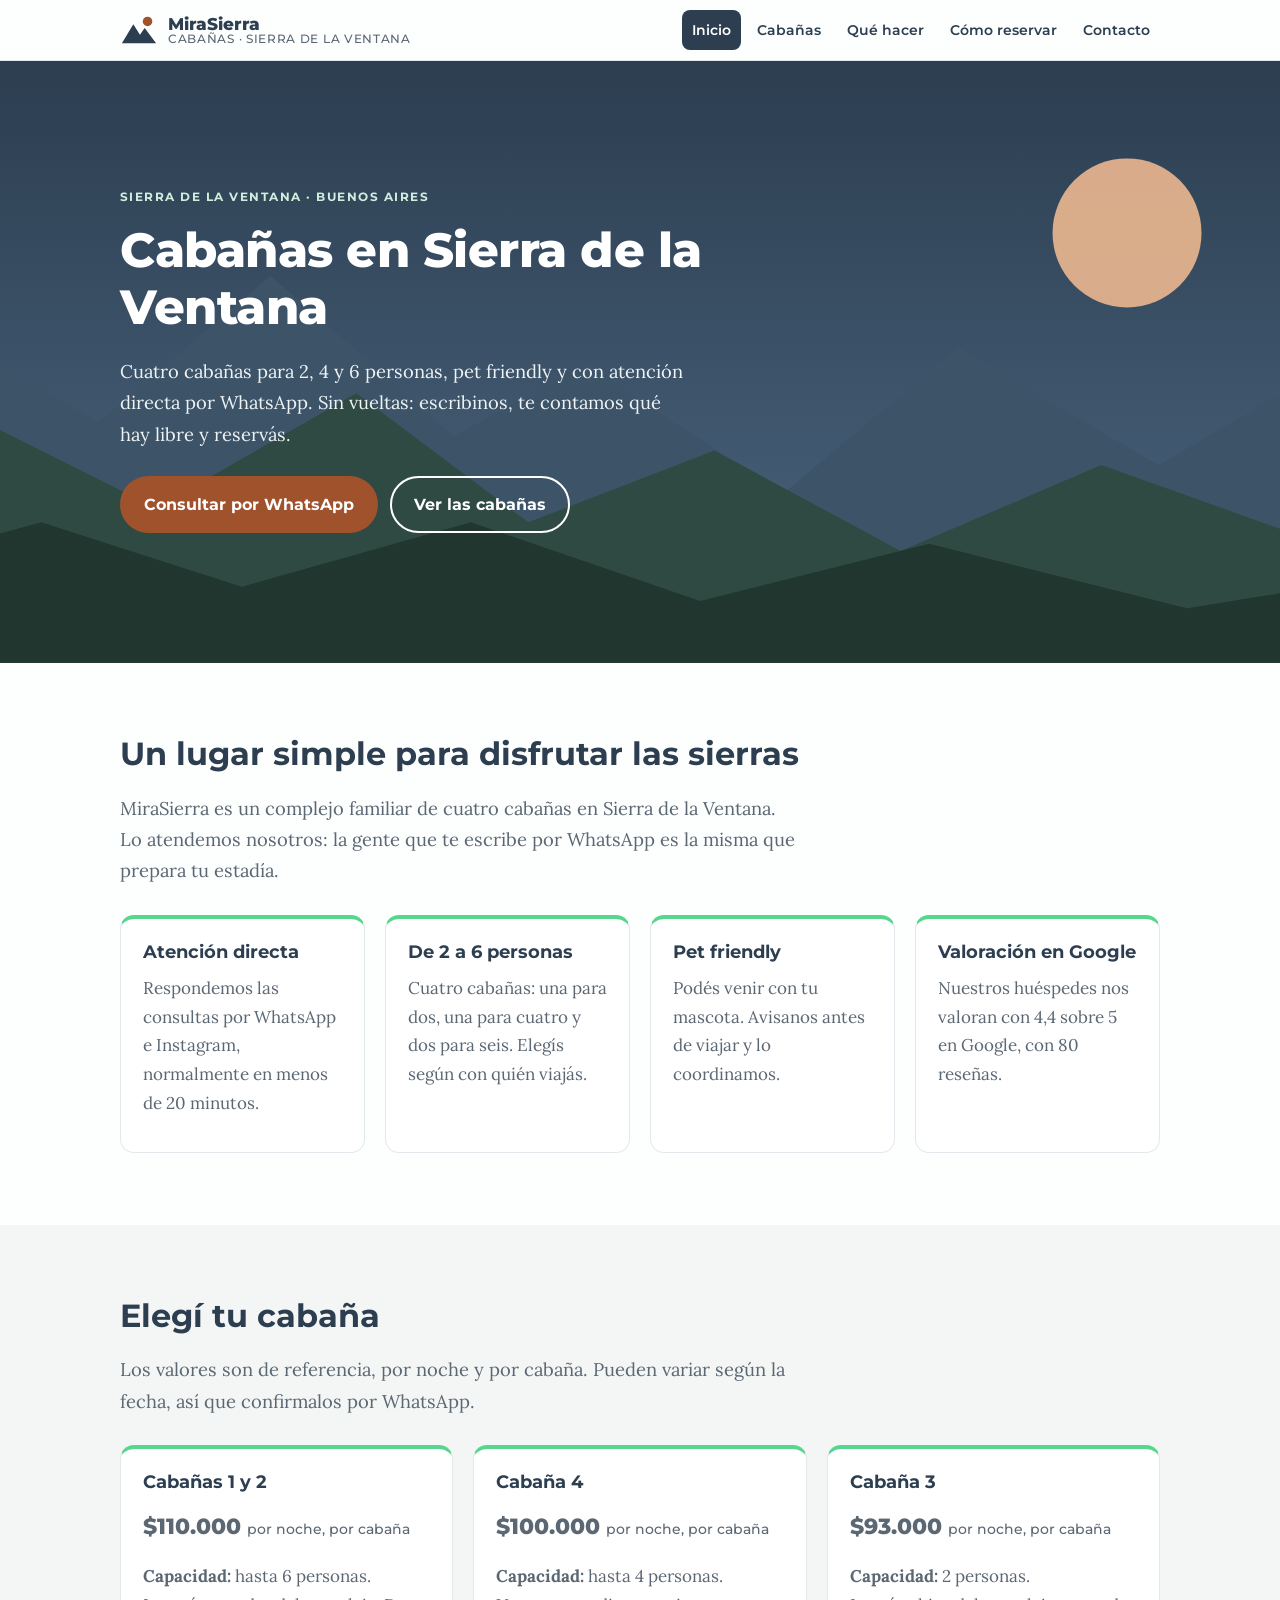
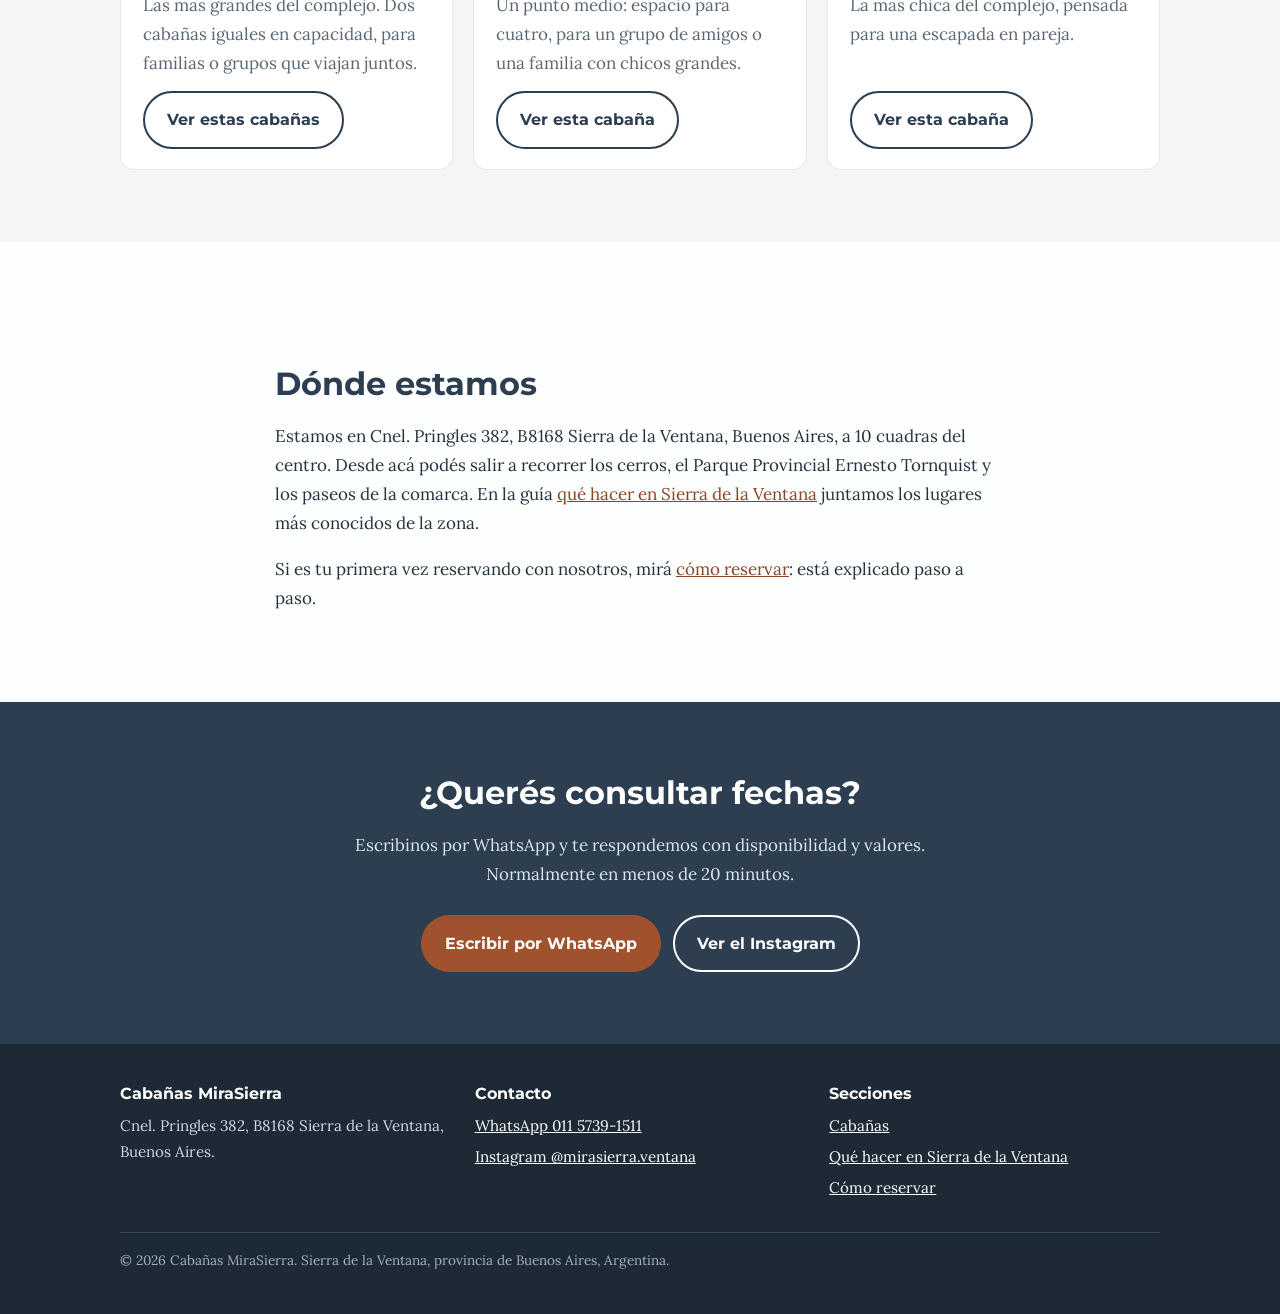
<file: index.html>
<!doctype html>
<html lang="es-AR">
<head>
<meta charset="utf-8">
<meta name="viewport" content="width=device-width,initial-scale=1">
<title>Cabañas en Sierra de la Ventana | Cabañas MiraSierra</title>
<meta name="description" content="4 cabañas para 2, 4 y 6 personas en Sierra de la Ventana. Pet friendly, atención directa por WhatsApp y respuesta rápida. Consultá disponibilidad.">
<link rel="canonical" href="https://erikfosterar-arch.github.io/">
<link rel="icon" href="/favicon.svg" type="image/svg+xml">
<meta name="theme-color" content="#2C3E50">
<meta property="og:type" content="website">
<meta property="og:locale" content="es_AR">
<meta property="og:site_name" content="Cabañas MiraSierra">
<meta property="og:title" content="Cabañas en Sierra de la Ventana | Cabañas MiraSierra">
<meta property="og:description" content="4 cabañas para 2, 4 y 6 personas en Sierra de la Ventana. Pet friendly, atención directa por WhatsApp y respuesta rápida. Consultá disponibilidad.">
<meta property="og:url" content="https://erikfosterar-arch.github.io/">
<link rel="preconnect" href="https://fonts.googleapis.com">
<link rel="preconnect" href="https://fonts.gstatic.com" crossorigin>
<link rel="stylesheet" href="https://fonts.googleapis.com/css2?family=Lora:wght@400;600&family=Montserrat:wght@500;600;700;800&display=swap">
<link rel="stylesheet" href="/css/style.css">

<script type="application/ld+json">{
"@context":"https://schema.org",
"@type":["LocalBusiness","LodgingBusiness"],
"name":"Cabañas MiraSierra",
"url":"https://erikfosterar-arch.github.io/",
"description":"Complejo de cuatro cabañas para 2, 4 y 6 personas en Sierra de la Ventana, provincia de Buenos Aires. Pet friendly.",
"telephone":"011 5739-1511",
"address":{"@type":"PostalAddress","streetAddress":"Cnel. Pringles 382","postalCode":"B8168","addressLocality":"Sierra de la Ventana","addressRegion":"Buenos Aires","addressCountry":"AR"},
"geo":{"@type":"GeoCoordinates","latitude":-38.12345,"longitude":-61.80206},
"sameAs":["https://www.instagram.com/mirasierra.ventana/"],
"petsAllowed":true
}</script>
<script async src="https://www.googletagmanager.com/gtag/js?id=G-RH05HQVR9J"></script>
<script>window.dataLayer=window.dataLayer||[];function gtag(){dataLayer.push(arguments)}gtag('js',new Date());gtag('config','G-RH05HQVR9J');
document.addEventListener('click',function(e){var a=e.target.closest&&e.target.closest('a[href*="wa.me"]');if(a){gtag('event','click_whatsapp',{link_url:a.href,page_path:location.pathname})}});</script>
</head>
<body>
<a class="skip" href="#contenido">Ir al contenido</a>
<header class="site-head">
  <div class="head-in">
    <a class="brand" href="/"><svg class="mark" viewBox="0 0 40 40" aria-hidden="true" focusable="false"><circle cx="29" cy="11" r="5" fill="#A0522D"/><polygon points="2,34 14,14 21,25 26,18 38,34" fill="#2C3E50"/></svg><span>MiraSierra<small>Cabañas · Sierra de la Ventana</small></span></a>
    <nav class="nav" aria-label="Principal"><a href="/" aria-current="page">Inicio</a><a href="/cabanas/">Cabañas</a><a href="/que-hacer-en-sierra-de-la-ventana/">Qué hacer</a><a href="/como-reservar/">Cómo reservar</a><a href="/contacto/">Contacto</a></nav>
  </div>
</header>
<main id="contenido">
<div class="hero">
  <svg class="hero-art" viewBox="0 0 1200 420" preserveAspectRatio="xMidYMax slice" aria-hidden="true" focusable="false">
<defs><linearGradient id="sky" x1="0" y1="0" x2="0" y2="1"><stop offset="0" stop-color="#2C3E50"/><stop offset="1" stop-color="#4b6680"/></linearGradient></defs>
<rect width="1200" height="420" fill="url(#sky)"/>
<circle cx="940" cy="120" r="52" fill="#E8B58F" opacity=".92"/>
<polygon points="0,420 0,262 120,192 222,252 342,150 470,262 562,212 700,302 822,200 962,282 1082,212 1200,272 1200,420" fill="#3d5468"/>
<polygon points="0,420 0,322 142,252 262,312 402,232 522,322 652,272 782,342 922,282 1062,332 1200,292 1200,420" fill="#2f4a42"/>
<polygon points="0,420 0,372 182,322 322,367 482,322 642,377 802,337 982,382 1200,347 1200,420" fill="#21362f"/>
</svg>
  <div class="hero-in">
    
    <span class="kicker">Sierra de la Ventana · Buenos Aires</span><br>
    <h1>Cabañas en Sierra de la Ventana</h1>
    <p>Cuatro cabañas para 2, 4 y 6 personas, pet friendly y con atención directa por WhatsApp. Sin vueltas: escribinos, te contamos qué hay libre y reservás.</p>
    <div class="actions"><a class="btn btn-wa" href="https://wa.me/5491157391511?text=Hola%21%20Quer%C3%ADa%20consultar%20disponibilidad%20en%20las%20caba%C3%B1as.">Consultar por WhatsApp</a><a class="btn btn-ghost" href="/cabanas/">Ver las cabañas</a></div>
  </div>
</div>
<section>
  <div class="wrap">
    <h2>Un lugar simple para disfrutar las sierras</h2>
    <p class="lead">MiraSierra es un complejo familiar de cuatro cabañas en Sierra de la Ventana. Lo atendemos nosotros: la gente que te escribe por WhatsApp es la misma que prepara tu estadía.</p>
    <div class="grid g4" style="margin-top:28px">
      <div class="card"><h3>Atención directa</h3><p>Respondemos las consultas por WhatsApp e Instagram, normalmente en menos de 20 minutos.</p></div>
      <div class="card"><h3>De 2 a 6 personas</h3><p>Cuatro cabañas: una para dos, una para cuatro y dos para seis. Elegís según con quién viajás.</p></div>
      <div class="card"><h3>Pet friendly</h3><p>Podés venir con tu mascota. Avisanos antes de viajar y lo coordinamos.</p></div>
      <div class="card"><h3>Valoración en Google</h3><p>Nuestros huéspedes nos valoran con 4,4 sobre 5 en Google, con 80 reseñas.</p></div>
    </div>
  </div>
</section>
<section class="alt">
  <div class="wrap">
    <h2>Elegí tu cabaña</h2>
    <p class="lead">Los valores son de referencia, por noche y por cabaña. Pueden variar según la fecha, así que confirmalos por WhatsApp.</p>
    <div class="grid" style="margin-top:28px">
      <article class="card">
  <h3>Cabañas 1 y 2</h3>
  <p class="price">$110.000 <small>por noche, por cabaña</small></p>
  <p><strong>Capacidad:</strong> hasta 6 personas.<br>Las más grandes del complejo. Dos cabañas iguales en capacidad, para familias o grupos que viajan juntos.</p>
  <a class="btn btn-line" href="/cabanas/cabanas-1-y-2/">Ver estas cabañas</a>
</article>
      <article class="card">
  <h3>Cabaña 4</h3>
  <p class="price">$100.000 <small>por noche, por cabaña</small></p>
  <p><strong>Capacidad:</strong> hasta 4 personas.<br>Un punto medio: espacio para cuatro, para un grupo de amigos o una familia con chicos grandes.</p>
  <a class="btn btn-line" href="/cabanas/cabana-4/">Ver esta cabaña</a>
</article>
      <article class="card">
  <h3>Cabaña 3</h3>
  <p class="price">$93.000 <small>por noche, por cabaña</small></p>
  <p><strong>Capacidad:</strong> 2 personas.<br>La más chica del complejo, pensada para una escapada en pareja.</p>
  <a class="btn btn-line" href="/cabanas/cabana-3/">Ver esta cabaña</a>
</article>
    </div>
  </div>
</section>
<section>
  <div class="wrap prose">
    <h2>Dónde estamos</h2>
    <p>Estamos en Cnel. Pringles 382, B8168 Sierra de la Ventana, Buenos Aires, a 10 cuadras del centro. Desde acá podés salir a recorrer los cerros, el Parque Provincial Ernesto Tornquist y los paseos de la comarca. En la guía <a href="/que-hacer-en-sierra-de-la-ventana/">qué hacer en Sierra de la Ventana</a> juntamos los lugares más conocidos de la zona.</p>
    <p>Si es tu primera vez reservando con nosotros, mirá <a href="/como-reservar/">cómo reservar</a>: está explicado paso a paso.</p>
  </div>
</section>
<section class="band">
  <div class="wrap">
    <h2>¿Querés consultar fechas?</h2>
    <p>Escribinos por WhatsApp y te respondemos con disponibilidad y valores. Normalmente en menos de 20 minutos.</p>
    <div class="actions"><a class="btn btn-wa" href="https://wa.me/5491157391511?text=Hola%21%20Quer%C3%ADa%20consultar%20disponibilidad%20en%20las%20caba%C3%B1as.">Escribir por WhatsApp</a><a class="btn btn-ghost" href="https://www.instagram.com/mirasierra.ventana/" rel="noopener">Ver el Instagram</a></div>
  </div>
</section>
</main>
<footer class="site-foot">
  <div class="wrap">
    <div class="foot-grid">
      <div>
        <h2>Cabañas MiraSierra</h2>
        <p>Cnel. Pringles 382, B8168 Sierra de la Ventana, Buenos Aires.</p>
      </div>
      <div>
        <h2>Contacto</h2>
        <ul>
          <li><a href="https://wa.me/5491157391511?text=Hola%21%20Quer%C3%ADa%20consultar%20disponibilidad%20en%20las%20caba%C3%B1as.">WhatsApp 011 5739-1511</a></li>
          <li><a href="https://www.instagram.com/mirasierra.ventana/" rel="noopener">Instagram @mirasierra.ventana</a></li>
        </ul>
      </div>
      <div>
        <h2>Secciones</h2>
        <ul>
          <li><a href="/cabanas/">Cabañas</a></li>
          <li><a href="/que-hacer-en-sierra-de-la-ventana/">Qué hacer en Sierra de la Ventana</a></li>
          <li><a href="/como-reservar/">Cómo reservar</a></li>
        </ul>
      </div>
    </div>
    <p class="copy">© 2026 Cabañas MiraSierra. Sierra de la Ventana, provincia de Buenos Aires, Argentina.</p>
  </div>
</footer>
</body>
</html>
</file>
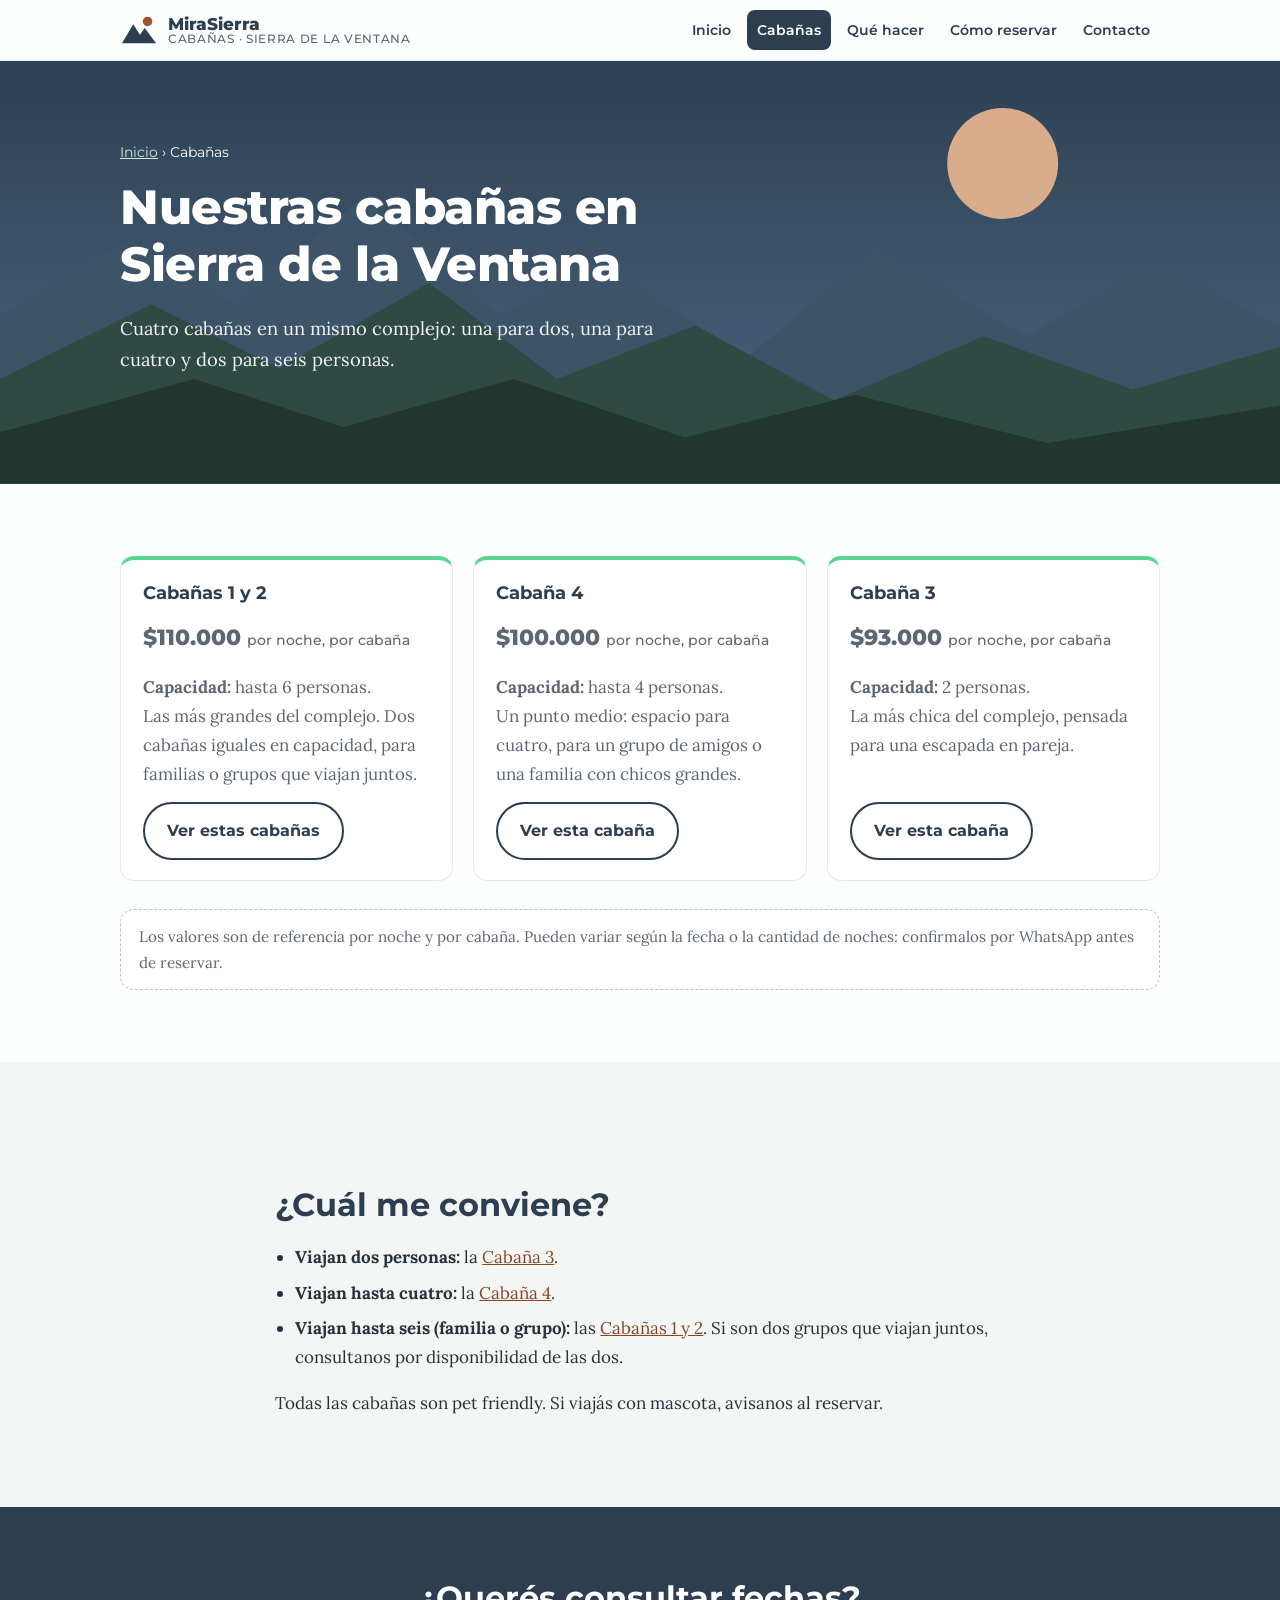
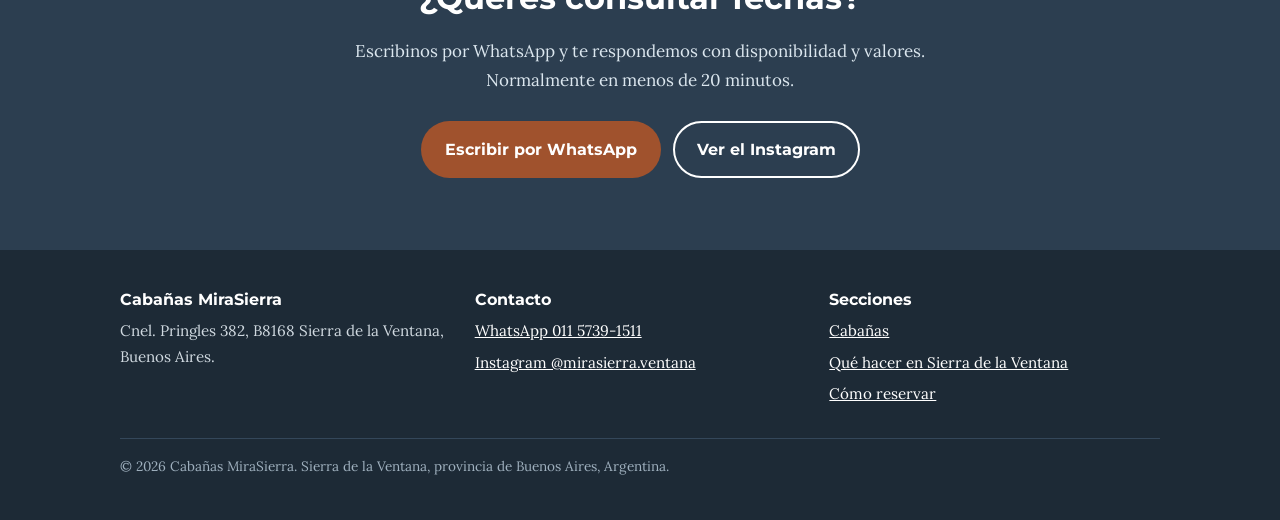
<file: cabanas/index.html>
<!doctype html>
<html lang="es-AR">
<head>
<meta charset="utf-8">
<meta name="viewport" content="width=device-width,initial-scale=1">
<title>Nuestras cabañas en Sierra de la Ventana | MiraSierra</title>
<meta name="description" content="Cabañas para 2, 4 y 6 personas en Sierra de la Ventana. Mirá capacidades, valores de referencia y elegí la que mejor te quede.">
<link rel="canonical" href="https://erikfosterar-arch.github.io/cabanas/">
<link rel="icon" href="/favicon.svg" type="image/svg+xml">
<meta name="theme-color" content="#2C3E50">
<meta property="og:type" content="website">
<meta property="og:locale" content="es_AR">
<meta property="og:site_name" content="Cabañas MiraSierra">
<meta property="og:title" content="Nuestras cabañas en Sierra de la Ventana | MiraSierra">
<meta property="og:description" content="Cabañas para 2, 4 y 6 personas en Sierra de la Ventana. Mirá capacidades, valores de referencia y elegí la que mejor te quede.">
<meta property="og:url" content="https://erikfosterar-arch.github.io/cabanas/">
<link rel="preconnect" href="https://fonts.googleapis.com">
<link rel="preconnect" href="https://fonts.gstatic.com" crossorigin>
<link rel="stylesheet" href="https://fonts.googleapis.com/css2?family=Lora:wght@400;600&family=Montserrat:wght@500;600;700;800&display=swap">
<link rel="stylesheet" href="/css/style.css">
<script type="application/ld+json">{"@context":"https://schema.org","@type":"BreadcrumbList","itemListElement":[{"@type":"ListItem","position":1,"name":"Inicio","item":"https://erikfosterar-arch.github.io/"},{"@type":"ListItem","position":2,"name":"Cabañas","item":"https://erikfosterar-arch.github.io/cabanas/"}]}</script>

<script async src="https://www.googletagmanager.com/gtag/js?id=G-RH05HQVR9J"></script>
<script>window.dataLayer=window.dataLayer||[];function gtag(){dataLayer.push(arguments)}gtag('js',new Date());gtag('config','G-RH05HQVR9J');
document.addEventListener('click',function(e){var a=e.target.closest&&e.target.closest('a[href*="wa.me"]');if(a){gtag('event','click_whatsapp',{link_url:a.href,page_path:location.pathname})}});</script>
</head>
<body>
<a class="skip" href="#contenido">Ir al contenido</a>
<header class="site-head">
  <div class="head-in">
    <a class="brand" href="/"><svg class="mark" viewBox="0 0 40 40" aria-hidden="true" focusable="false"><circle cx="29" cy="11" r="5" fill="#A0522D"/><polygon points="2,34 14,14 21,25 26,18 38,34" fill="#2C3E50"/></svg><span>MiraSierra<small>Cabañas · Sierra de la Ventana</small></span></a>
    <nav class="nav" aria-label="Principal"><a href="/">Inicio</a><a href="/cabanas/" aria-current="page">Cabañas</a><a href="/que-hacer-en-sierra-de-la-ventana/">Qué hacer</a><a href="/como-reservar/">Cómo reservar</a><a href="/contacto/">Contacto</a></nav>
  </div>
</header>
<main id="contenido">
<div class="hero small">
  <svg class="hero-art" viewBox="0 0 1200 420" preserveAspectRatio="xMidYMax slice" aria-hidden="true" focusable="false">
<defs><linearGradient id="sky" x1="0" y1="0" x2="0" y2="1"><stop offset="0" stop-color="#2C3E50"/><stop offset="1" stop-color="#4b6680"/></linearGradient></defs>
<rect width="1200" height="420" fill="url(#sky)"/>
<circle cx="940" cy="120" r="52" fill="#E8B58F" opacity=".92"/>
<polygon points="0,420 0,262 120,192 222,252 342,150 470,262 562,212 700,302 822,200 962,282 1082,212 1200,272 1200,420" fill="#3d5468"/>
<polygon points="0,420 0,322 142,252 262,312 402,232 522,322 652,272 782,342 922,282 1062,332 1200,292 1200,420" fill="#2f4a42"/>
<polygon points="0,420 0,372 182,322 322,367 482,322 642,377 802,337 982,382 1200,347 1200,420" fill="#21362f"/>
</svg>
  <div class="hero-in">
    <div class="crumbs"><a href="/">Inicio</a> › <span>Cabañas</span></div>
    
    <h1>Nuestras cabañas en Sierra de la Ventana</h1>
    <p>Cuatro cabañas en un mismo complejo: una para dos, una para cuatro y dos para seis personas.</p>
    
  </div>
</div>
<section>
  <div class="wrap">
    <div class="grid">
      <article class="card">
  <h3>Cabañas 1 y 2</h3>
  <p class="price">$110.000 <small>por noche, por cabaña</small></p>
  <p><strong>Capacidad:</strong> hasta 6 personas.<br>Las más grandes del complejo. Dos cabañas iguales en capacidad, para familias o grupos que viajan juntos.</p>
  <a class="btn btn-line" href="/cabanas/cabanas-1-y-2/">Ver estas cabañas</a>
</article>
      <article class="card">
  <h3>Cabaña 4</h3>
  <p class="price">$100.000 <small>por noche, por cabaña</small></p>
  <p><strong>Capacidad:</strong> hasta 4 personas.<br>Un punto medio: espacio para cuatro, para un grupo de amigos o una familia con chicos grandes.</p>
  <a class="btn btn-line" href="/cabanas/cabana-4/">Ver esta cabaña</a>
</article>
      <article class="card">
  <h3>Cabaña 3</h3>
  <p class="price">$93.000 <small>por noche, por cabaña</small></p>
  <p><strong>Capacidad:</strong> 2 personas.<br>La más chica del complejo, pensada para una escapada en pareja.</p>
  <a class="btn btn-line" href="/cabanas/cabana-3/">Ver esta cabaña</a>
</article>
    </div>
    <div class="note" style="margin-top:28px">Los valores son de referencia por noche y por cabaña. Pueden variar según la fecha o la cantidad de noches: confirmalos por WhatsApp antes de reservar.</div>
  </div>
</section>
<section class="alt">
  <div class="wrap prose">
    <h2>¿Cuál me conviene?</h2>
    <ul>
      <li><strong>Viajan dos personas:</strong> la <a href="/cabanas/cabana-3/">Cabaña 3</a>.</li>
      <li><strong>Viajan hasta cuatro:</strong> la <a href="/cabanas/cabana-4/">Cabaña 4</a>.</li>
      <li><strong>Viajan hasta seis (familia o grupo):</strong> las <a href="/cabanas/cabanas-1-y-2/">Cabañas 1 y 2</a>. Si son dos grupos que viajan juntos, consultanos por disponibilidad de las dos.</li>
    </ul>
    <p>Todas las cabañas son pet friendly. Si viajás con mascota, avisanos al reservar.</p>
  </div>
</section>
<section class="band">
  <div class="wrap">
    <h2>¿Querés consultar fechas?</h2>
    <p>Escribinos por WhatsApp y te respondemos con disponibilidad y valores. Normalmente en menos de 20 minutos.</p>
    <div class="actions"><a class="btn btn-wa" href="https://wa.me/5491157391511?text=Hola%21%20Quer%C3%ADa%20consultar%20disponibilidad%20en%20las%20caba%C3%B1as.">Escribir por WhatsApp</a><a class="btn btn-ghost" href="https://www.instagram.com/mirasierra.ventana/" rel="noopener">Ver el Instagram</a></div>
  </div>
</section>
</main>
<footer class="site-foot">
  <div class="wrap">
    <div class="foot-grid">
      <div>
        <h2>Cabañas MiraSierra</h2>
        <p>Cnel. Pringles 382, B8168 Sierra de la Ventana, Buenos Aires.</p>
      </div>
      <div>
        <h2>Contacto</h2>
        <ul>
          <li><a href="https://wa.me/5491157391511?text=Hola%21%20Quer%C3%ADa%20consultar%20disponibilidad%20en%20las%20caba%C3%B1as.">WhatsApp 011 5739-1511</a></li>
          <li><a href="https://www.instagram.com/mirasierra.ventana/" rel="noopener">Instagram @mirasierra.ventana</a></li>
        </ul>
      </div>
      <div>
        <h2>Secciones</h2>
        <ul>
          <li><a href="/cabanas/">Cabañas</a></li>
          <li><a href="/que-hacer-en-sierra-de-la-ventana/">Qué hacer en Sierra de la Ventana</a></li>
          <li><a href="/como-reservar/">Cómo reservar</a></li>
        </ul>
      </div>
    </div>
    <p class="copy">© 2026 Cabañas MiraSierra. Sierra de la Ventana, provincia de Buenos Aires, Argentina.</p>
  </div>
</footer>
</body>
</html>
</file>
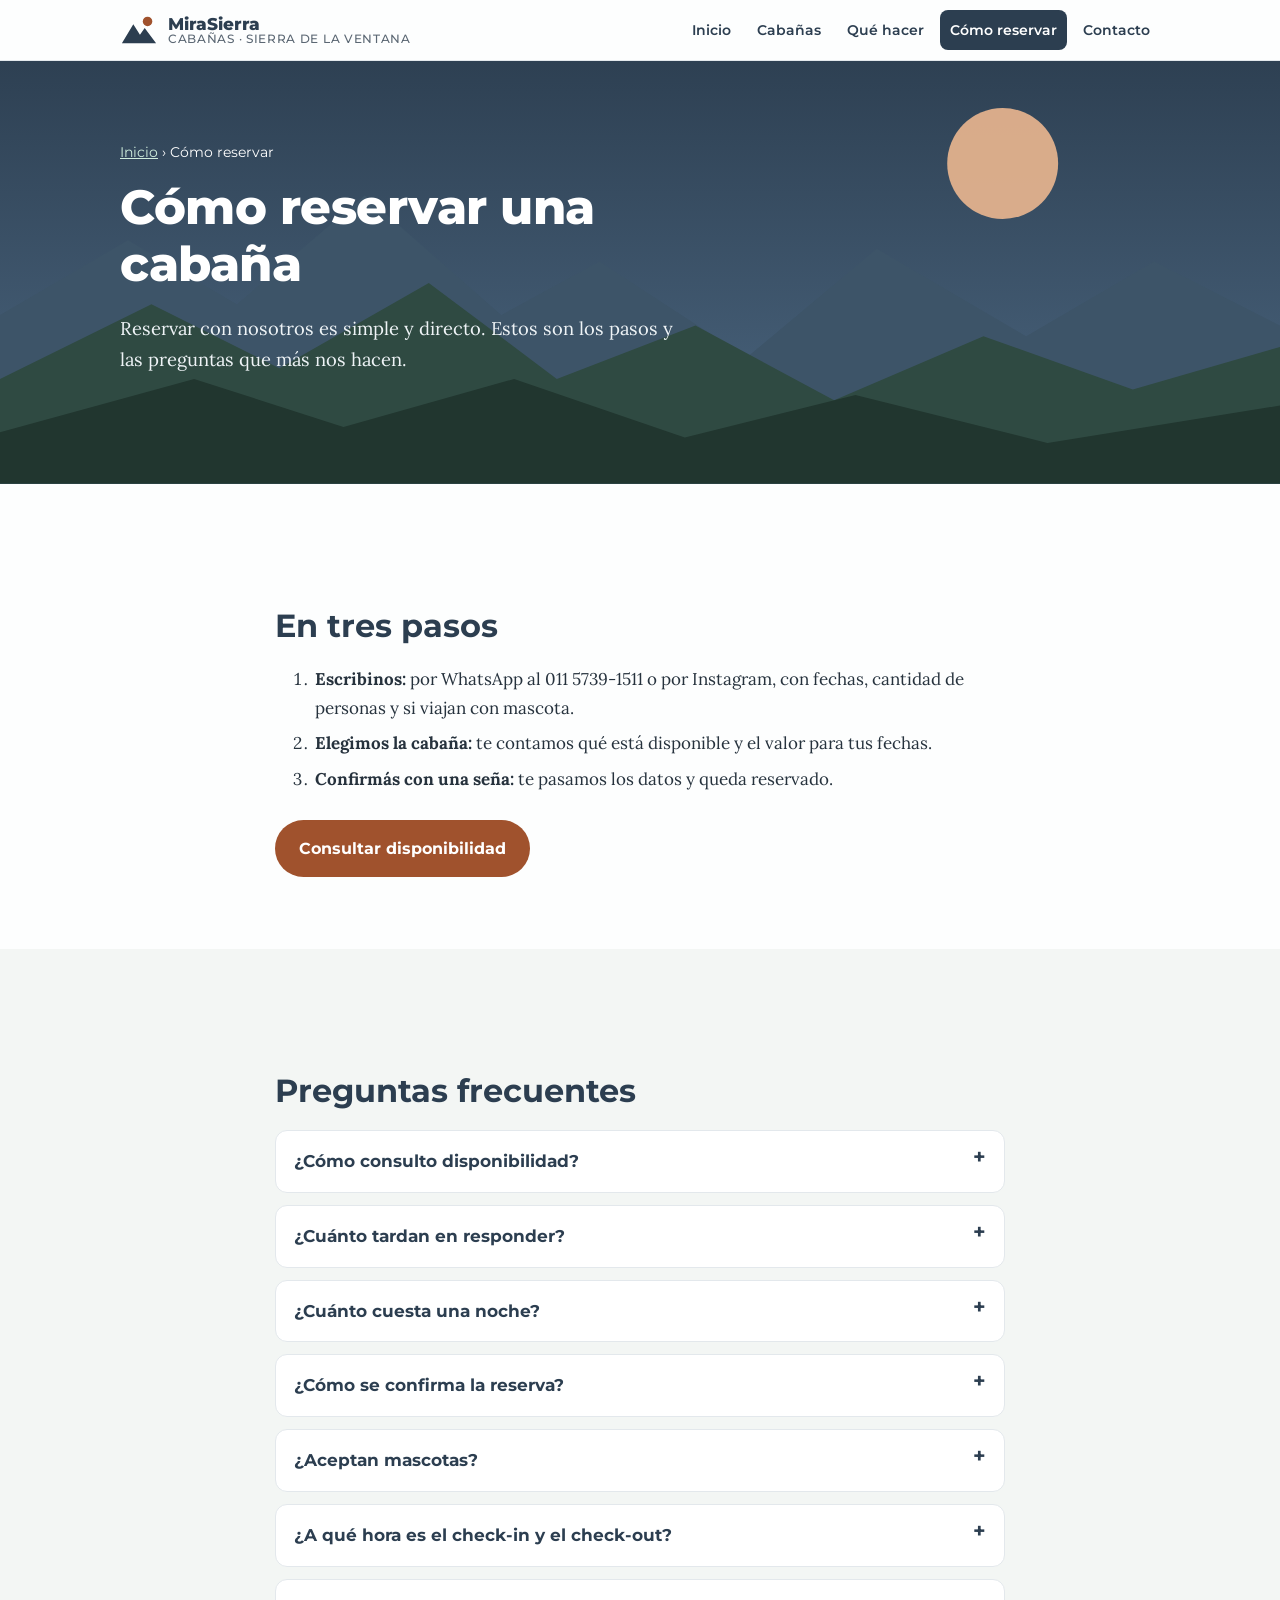
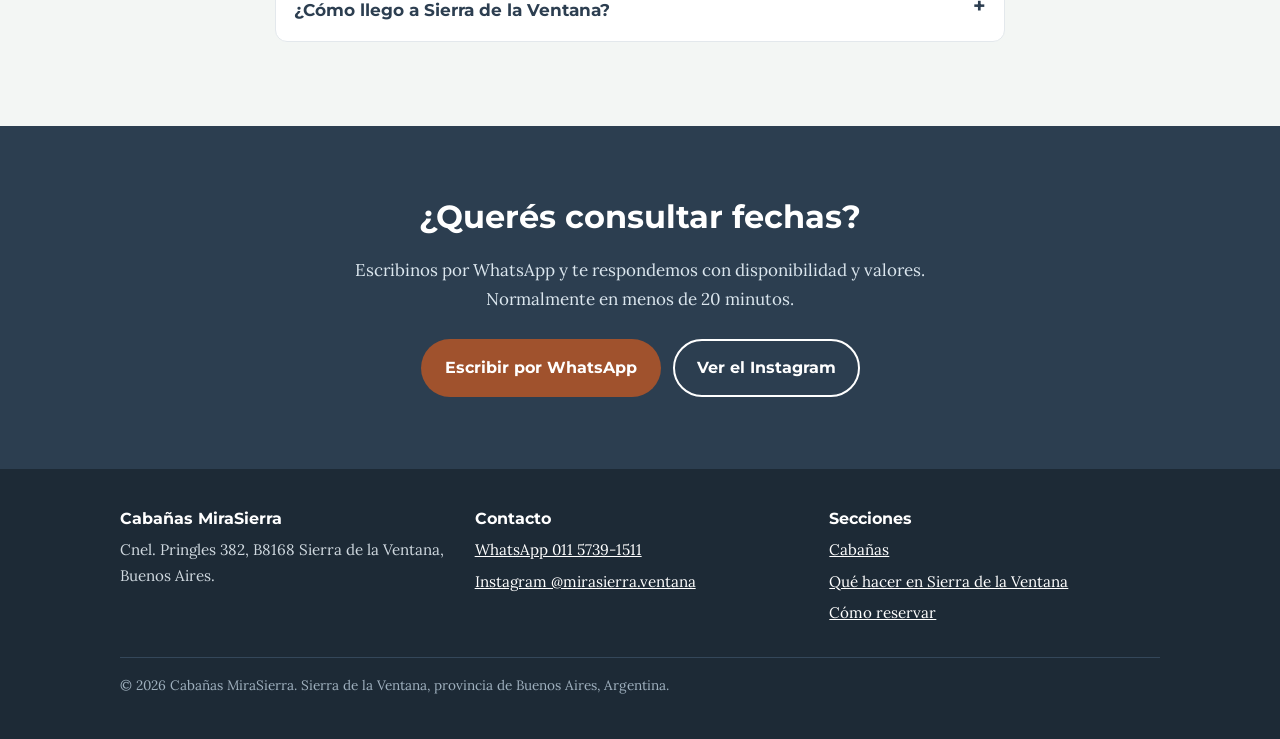
<file: como-reservar/index.html>
<!doctype html>
<html lang="es-AR">
<head>
<meta charset="utf-8">
<meta name="viewport" content="width=device-width,initial-scale=1">
<title>Cómo reservar cabaña en Sierra de la Ventana | MiraSierra</title>
<meta name="description" content="Cómo reservar en Cabañas MiraSierra: consultá por WhatsApp, elegí la cabaña y confirmá con una seña. Valores de referencia y preguntas frecuentes.">
<link rel="canonical" href="https://erikfosterar-arch.github.io/como-reservar/">
<link rel="icon" href="/favicon.svg" type="image/svg+xml">
<meta name="theme-color" content="#2C3E50">
<meta property="og:type" content="website">
<meta property="og:locale" content="es_AR">
<meta property="og:site_name" content="Cabañas MiraSierra">
<meta property="og:title" content="Cómo reservar cabaña en Sierra de la Ventana | MiraSierra">
<meta property="og:description" content="Cómo reservar en Cabañas MiraSierra: consultá por WhatsApp, elegí la cabaña y confirmá con una seña. Valores de referencia y preguntas frecuentes.">
<meta property="og:url" content="https://erikfosterar-arch.github.io/como-reservar/">
<link rel="preconnect" href="https://fonts.googleapis.com">
<link rel="preconnect" href="https://fonts.gstatic.com" crossorigin>
<link rel="stylesheet" href="https://fonts.googleapis.com/css2?family=Lora:wght@400;600&family=Montserrat:wght@500;600;700;800&display=swap">
<link rel="stylesheet" href="/css/style.css">
<script type="application/ld+json">{"@context":"https://schema.org","@type":"BreadcrumbList","itemListElement":[{"@type":"ListItem","position":1,"name":"Inicio","item":"https://erikfosterar-arch.github.io/"},{"@type":"ListItem","position":2,"name":"Cómo reservar","item":"https://erikfosterar-arch.github.io/como-reservar/"}]}</script>

<script async src="https://www.googletagmanager.com/gtag/js?id=G-RH05HQVR9J"></script>
<script>window.dataLayer=window.dataLayer||[];function gtag(){dataLayer.push(arguments)}gtag('js',new Date());gtag('config','G-RH05HQVR9J');
document.addEventListener('click',function(e){var a=e.target.closest&&e.target.closest('a[href*="wa.me"]');if(a){gtag('event','click_whatsapp',{link_url:a.href,page_path:location.pathname})}});</script>
</head>
<body>
<a class="skip" href="#contenido">Ir al contenido</a>
<header class="site-head">
  <div class="head-in">
    <a class="brand" href="/"><svg class="mark" viewBox="0 0 40 40" aria-hidden="true" focusable="false"><circle cx="29" cy="11" r="5" fill="#A0522D"/><polygon points="2,34 14,14 21,25 26,18 38,34" fill="#2C3E50"/></svg><span>MiraSierra<small>Cabañas · Sierra de la Ventana</small></span></a>
    <nav class="nav" aria-label="Principal"><a href="/">Inicio</a><a href="/cabanas/">Cabañas</a><a href="/que-hacer-en-sierra-de-la-ventana/">Qué hacer</a><a href="/como-reservar/" aria-current="page">Cómo reservar</a><a href="/contacto/">Contacto</a></nav>
  </div>
</header>
<main id="contenido">
<div class="hero small">
  <svg class="hero-art" viewBox="0 0 1200 420" preserveAspectRatio="xMidYMax slice" aria-hidden="true" focusable="false">
<defs><linearGradient id="sky" x1="0" y1="0" x2="0" y2="1"><stop offset="0" stop-color="#2C3E50"/><stop offset="1" stop-color="#4b6680"/></linearGradient></defs>
<rect width="1200" height="420" fill="url(#sky)"/>
<circle cx="940" cy="120" r="52" fill="#E8B58F" opacity=".92"/>
<polygon points="0,420 0,262 120,192 222,252 342,150 470,262 562,212 700,302 822,200 962,282 1082,212 1200,272 1200,420" fill="#3d5468"/>
<polygon points="0,420 0,322 142,252 262,312 402,232 522,322 652,272 782,342 922,282 1062,332 1200,292 1200,420" fill="#2f4a42"/>
<polygon points="0,420 0,372 182,322 322,367 482,322 642,377 802,337 982,382 1200,347 1200,420" fill="#21362f"/>
</svg>
  <div class="hero-in">
    <div class="crumbs"><a href="/">Inicio</a> › <span>Cómo reservar</span></div>
    
    <h1>Cómo reservar una cabaña</h1>
    <p>Reservar con nosotros es simple y directo. Estos son los pasos y las preguntas que más nos hacen.</p>
    
  </div>
</div>
<section>
  <div class="wrap prose">
    <h2>En tres pasos</h2>
    <ol>
      <li><strong>Escribinos:</strong> por WhatsApp al 011 5739-1511 o por Instagram, con fechas, cantidad de personas y si viajan con mascota.</li>
      <li><strong>Elegimos la cabaña:</strong> te contamos qué está disponible y el valor para tus fechas.</li>
      <li><strong>Confirmás con una seña:</strong> te pasamos los datos y queda reservado.</li>
    </ol>
    <div class="actions"><a class="btn btn-wa" href="https://wa.me/5491157391511?text=Hola%21%20Quer%C3%ADa%20consultar%20disponibilidad%20en%20las%20caba%C3%B1as.">Consultar disponibilidad</a></div>
  </div>
</section>
<section class="alt">
  <div class="wrap prose">
    <h2>Preguntas frecuentes</h2>
    <details><summary>¿Cómo consulto disponibilidad?</summary><p>Escribinos por <a href="https://wa.me/5491157391511?text=Hola%21%20Quer%C3%ADa%20consultar%20disponibilidad%20en%20las%20caba%C3%B1as.">WhatsApp</a> o por <a href="https://www.instagram.com/mirasierra.ventana/" rel="noopener">Instagram</a> con las fechas, la cantidad de personas y si viajan con mascota. Te respondemos con lo que tenemos libre.</p></details><details><summary>¿Cuánto tardan en responder?</summary><p>Normalmente en menos de 20 minutos. Si escribís de noche, te respondemos apenas podamos.</p></details><details><summary>¿Cuánto cuesta una noche?</summary><p>Los valores de referencia son $110.000 por noche las Cabañas 1 y 2 (hasta 6 personas), $100.000 la Cabaña 4 (hasta 4 personas) y $93.000 la Cabaña 3 (2 personas). Son por cabaña y pueden variar según la fecha, así que confirmalos por WhatsApp.</p></details><details><summary>¿Cómo se confirma la reserva?</summary><p>Una vez que coordinamos fechas y valores, la reserva se confirma con un adelanto del 50 %. El saldo se paga al recibir las llaves. También aceptamos Mercado Pago.</p></details><details><summary>¿Aceptan mascotas?</summary><p>Sí, aceptamos perros y gatos. Pedimos que no entren a la zona de la piscina y que los dueños se ocupen de los desechos.</p></details><details><summary>¿A qué hora es el check-in y el check-out?</summary><p>El check-in es desde las 16 h y el check-out antes de las 13 h. En temporada baja se pueden coordinar horarios más flexibles.</p></details><details><summary>¿Cómo llego a Sierra de la Ventana?</summary><p>Mirá la sección "Cómo llegar" de nuestra <a href="/que-hacer-en-sierra-de-la-ventana/">guía de Sierra de la Ventana</a>.</p></details>
  </div>
</section>
<section class="band">
  <div class="wrap">
    <h2>¿Querés consultar fechas?</h2>
    <p>Escribinos por WhatsApp y te respondemos con disponibilidad y valores. Normalmente en menos de 20 minutos.</p>
    <div class="actions"><a class="btn btn-wa" href="https://wa.me/5491157391511?text=Hola%21%20Quer%C3%ADa%20consultar%20disponibilidad%20en%20las%20caba%C3%B1as.">Escribir por WhatsApp</a><a class="btn btn-ghost" href="https://www.instagram.com/mirasierra.ventana/" rel="noopener">Ver el Instagram</a></div>
  </div>
</section>
</main>
<footer class="site-foot">
  <div class="wrap">
    <div class="foot-grid">
      <div>
        <h2>Cabañas MiraSierra</h2>
        <p>Cnel. Pringles 382, B8168 Sierra de la Ventana, Buenos Aires.</p>
      </div>
      <div>
        <h2>Contacto</h2>
        <ul>
          <li><a href="https://wa.me/5491157391511?text=Hola%21%20Quer%C3%ADa%20consultar%20disponibilidad%20en%20las%20caba%C3%B1as.">WhatsApp 011 5739-1511</a></li>
          <li><a href="https://www.instagram.com/mirasierra.ventana/" rel="noopener">Instagram @mirasierra.ventana</a></li>
        </ul>
      </div>
      <div>
        <h2>Secciones</h2>
        <ul>
          <li><a href="/cabanas/">Cabañas</a></li>
          <li><a href="/que-hacer-en-sierra-de-la-ventana/">Qué hacer en Sierra de la Ventana</a></li>
          <li><a href="/como-reservar/">Cómo reservar</a></li>
        </ul>
      </div>
    </div>
    <p class="copy">© 2026 Cabañas MiraSierra. Sierra de la Ventana, provincia de Buenos Aires, Argentina.</p>
  </div>
</footer>
</body>
</html>
</file>
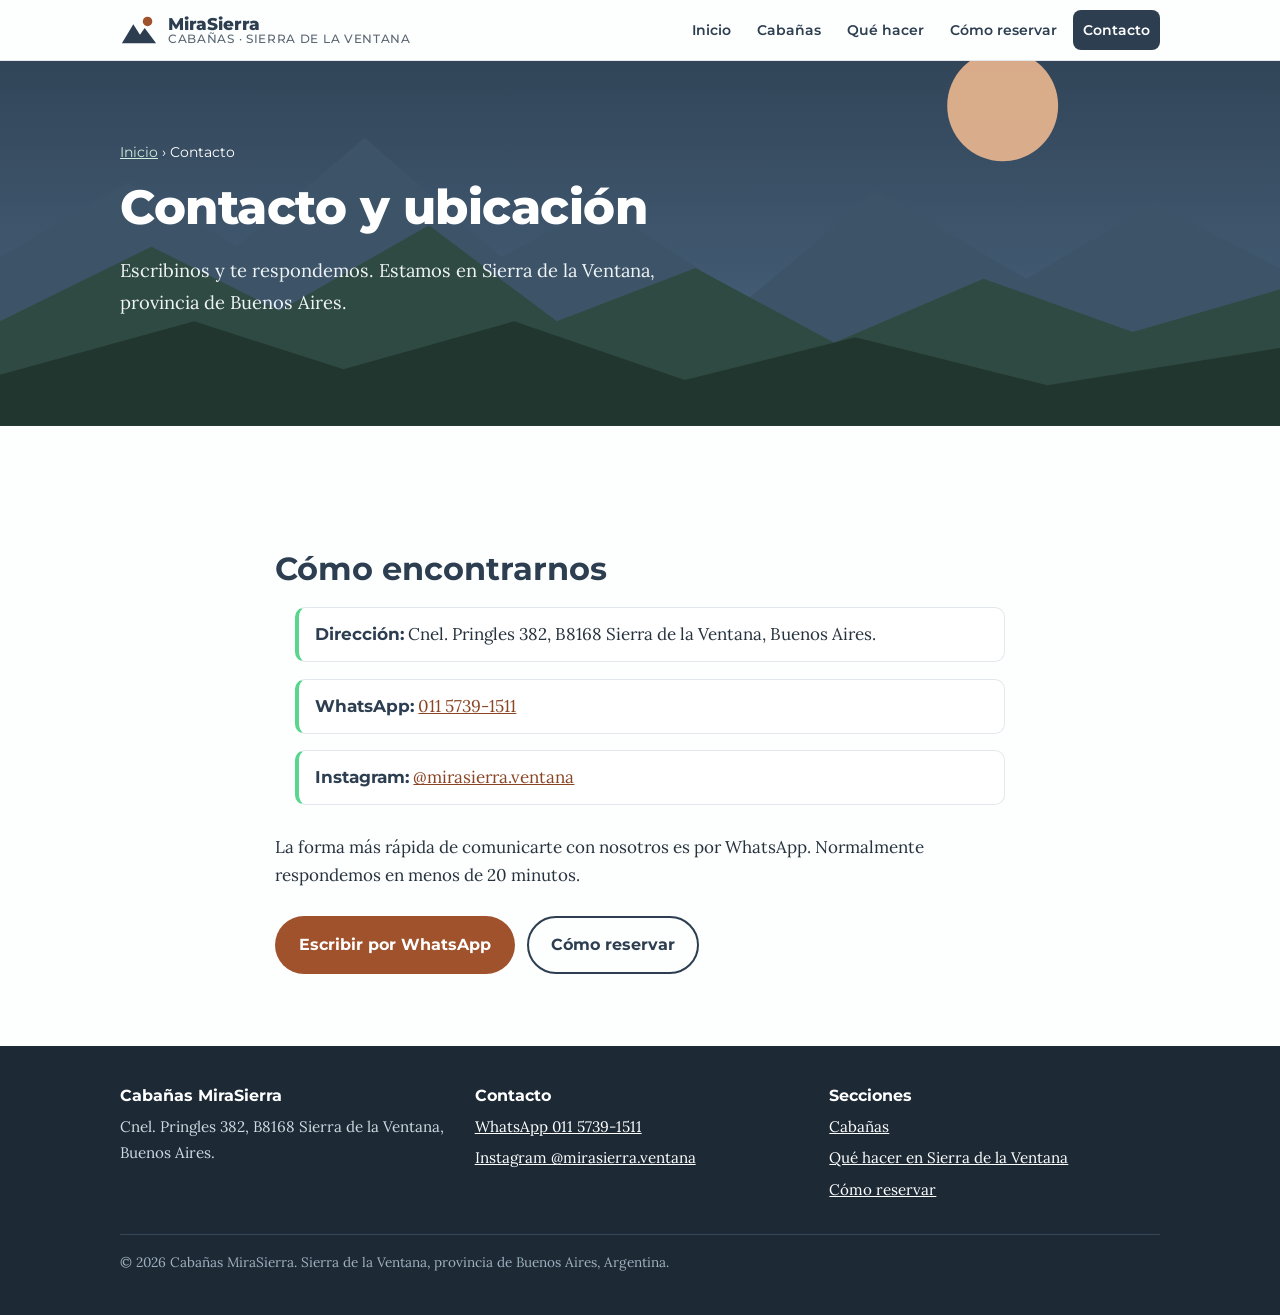
<file: contacto/index.html>
<!doctype html>
<html lang="es-AR">
<head>
<meta charset="utf-8">
<meta name="viewport" content="width=device-width,initial-scale=1">
<title>Contacto y ubicación | Cabañas MiraSierra</title>
<meta name="description" content="Contactá a Cabañas MiraSierra por WhatsApp o Instagram. Estamos en Cnel. Pringles 382, Sierra de la Ventana.">
<link rel="canonical" href="https://erikfosterar-arch.github.io/contacto/">
<link rel="icon" href="/favicon.svg" type="image/svg+xml">
<meta name="theme-color" content="#2C3E50">
<meta property="og:type" content="website">
<meta property="og:locale" content="es_AR">
<meta property="og:site_name" content="Cabañas MiraSierra">
<meta property="og:title" content="Contacto y ubicación | Cabañas MiraSierra">
<meta property="og:description" content="Contactá a Cabañas MiraSierra por WhatsApp o Instagram. Estamos en Cnel. Pringles 382, Sierra de la Ventana.">
<meta property="og:url" content="https://erikfosterar-arch.github.io/contacto/">
<link rel="preconnect" href="https://fonts.googleapis.com">
<link rel="preconnect" href="https://fonts.gstatic.com" crossorigin>
<link rel="stylesheet" href="https://fonts.googleapis.com/css2?family=Lora:wght@400;600&family=Montserrat:wght@500;600;700;800&display=swap">
<link rel="stylesheet" href="/css/style.css">
<script type="application/ld+json">{"@context":"https://schema.org","@type":"BreadcrumbList","itemListElement":[{"@type":"ListItem","position":1,"name":"Inicio","item":"https://erikfosterar-arch.github.io/"},{"@type":"ListItem","position":2,"name":"Contacto","item":"https://erikfosterar-arch.github.io/contacto/"}]}</script>

<script async src="https://www.googletagmanager.com/gtag/js?id=G-RH05HQVR9J"></script>
<script>window.dataLayer=window.dataLayer||[];function gtag(){dataLayer.push(arguments)}gtag('js',new Date());gtag('config','G-RH05HQVR9J');
document.addEventListener('click',function(e){var a=e.target.closest&&e.target.closest('a[href*="wa.me"]');if(a){gtag('event','click_whatsapp',{link_url:a.href,page_path:location.pathname})}});</script>
</head>
<body>
<a class="skip" href="#contenido">Ir al contenido</a>
<header class="site-head">
  <div class="head-in">
    <a class="brand" href="/"><svg class="mark" viewBox="0 0 40 40" aria-hidden="true" focusable="false"><circle cx="29" cy="11" r="5" fill="#A0522D"/><polygon points="2,34 14,14 21,25 26,18 38,34" fill="#2C3E50"/></svg><span>MiraSierra<small>Cabañas · Sierra de la Ventana</small></span></a>
    <nav class="nav" aria-label="Principal"><a href="/">Inicio</a><a href="/cabanas/">Cabañas</a><a href="/que-hacer-en-sierra-de-la-ventana/">Qué hacer</a><a href="/como-reservar/">Cómo reservar</a><a href="/contacto/" aria-current="page">Contacto</a></nav>
  </div>
</header>
<main id="contenido">
<div class="hero small">
  <svg class="hero-art" viewBox="0 0 1200 420" preserveAspectRatio="xMidYMax slice" aria-hidden="true" focusable="false">
<defs><linearGradient id="sky" x1="0" y1="0" x2="0" y2="1"><stop offset="0" stop-color="#2C3E50"/><stop offset="1" stop-color="#4b6680"/></linearGradient></defs>
<rect width="1200" height="420" fill="url(#sky)"/>
<circle cx="940" cy="120" r="52" fill="#E8B58F" opacity=".92"/>
<polygon points="0,420 0,262 120,192 222,252 342,150 470,262 562,212 700,302 822,200 962,282 1082,212 1200,272 1200,420" fill="#3d5468"/>
<polygon points="0,420 0,322 142,252 262,312 402,232 522,322 652,272 782,342 922,282 1062,332 1200,292 1200,420" fill="#2f4a42"/>
<polygon points="0,420 0,372 182,322 322,367 482,322 642,377 802,337 982,382 1200,347 1200,420" fill="#21362f"/>
</svg>
  <div class="hero-in">
    <div class="crumbs"><a href="/">Inicio</a> › <span>Contacto</span></div>
    
    <h1>Contacto y ubicación</h1>
    <p>Escribinos y te respondemos. Estamos en Sierra de la Ventana, provincia de Buenos Aires.</p>
    
  </div>
</div>
<section>
  <div class="wrap prose">
    <h2>Cómo encontrarnos</h2>
    <ul class="facts">
      <li><strong>Dirección:</strong> Cnel. Pringles 382, B8168 Sierra de la Ventana, Buenos Aires.</li>
      <li><strong>WhatsApp:</strong> <a href="https://wa.me/5491157391511?text=Hola%21%20Quer%C3%ADa%20consultar%20disponibilidad%20en%20las%20caba%C3%B1as.">011 5739-1511</a></li>
      <li><strong>Instagram:</strong> <a href="https://www.instagram.com/mirasierra.ventana/" rel="noopener">@mirasierra.ventana</a></li>
    </ul>
    <p>La forma más rápida de comunicarte con nosotros es por WhatsApp. Normalmente respondemos en menos de 20 minutos.</p>
    <div class="actions"><a class="btn btn-wa" href="https://wa.me/5491157391511?text=Hola%21%20Quer%C3%ADa%20consultar%20disponibilidad%20en%20las%20caba%C3%B1as.">Escribir por WhatsApp</a><a class="btn btn-line" href="/como-reservar/">Cómo reservar</a></div>
  </div>
</section>

</main>
<footer class="site-foot">
  <div class="wrap">
    <div class="foot-grid">
      <div>
        <h2>Cabañas MiraSierra</h2>
        <p>Cnel. Pringles 382, B8168 Sierra de la Ventana, Buenos Aires.</p>
      </div>
      <div>
        <h2>Contacto</h2>
        <ul>
          <li><a href="https://wa.me/5491157391511?text=Hola%21%20Quer%C3%ADa%20consultar%20disponibilidad%20en%20las%20caba%C3%B1as.">WhatsApp 011 5739-1511</a></li>
          <li><a href="https://www.instagram.com/mirasierra.ventana/" rel="noopener">Instagram @mirasierra.ventana</a></li>
        </ul>
      </div>
      <div>
        <h2>Secciones</h2>
        <ul>
          <li><a href="/cabanas/">Cabañas</a></li>
          <li><a href="/que-hacer-en-sierra-de-la-ventana/">Qué hacer en Sierra de la Ventana</a></li>
          <li><a href="/como-reservar/">Cómo reservar</a></li>
        </ul>
      </div>
    </div>
    <p class="copy">© 2026 Cabañas MiraSierra. Sierra de la Ventana, provincia de Buenos Aires, Argentina.</p>
  </div>
</footer>
</body>
</html>
</file>
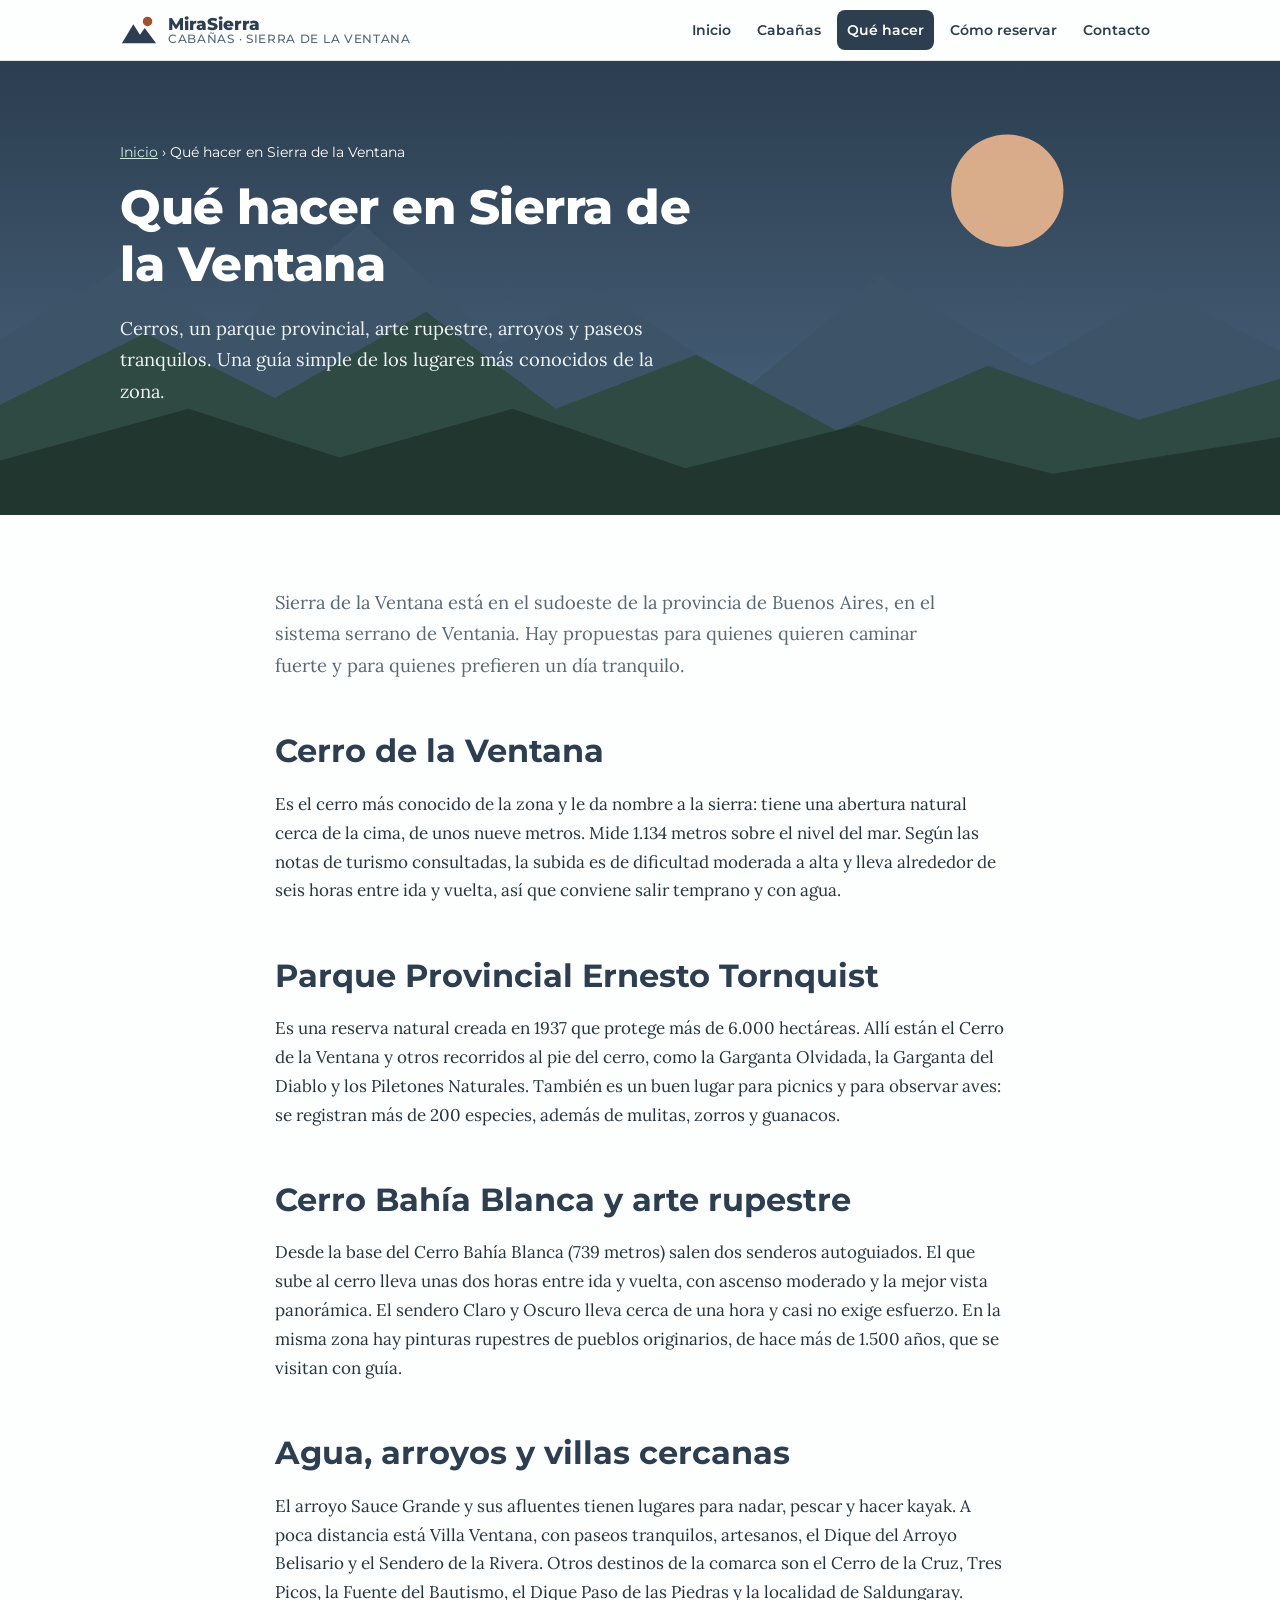
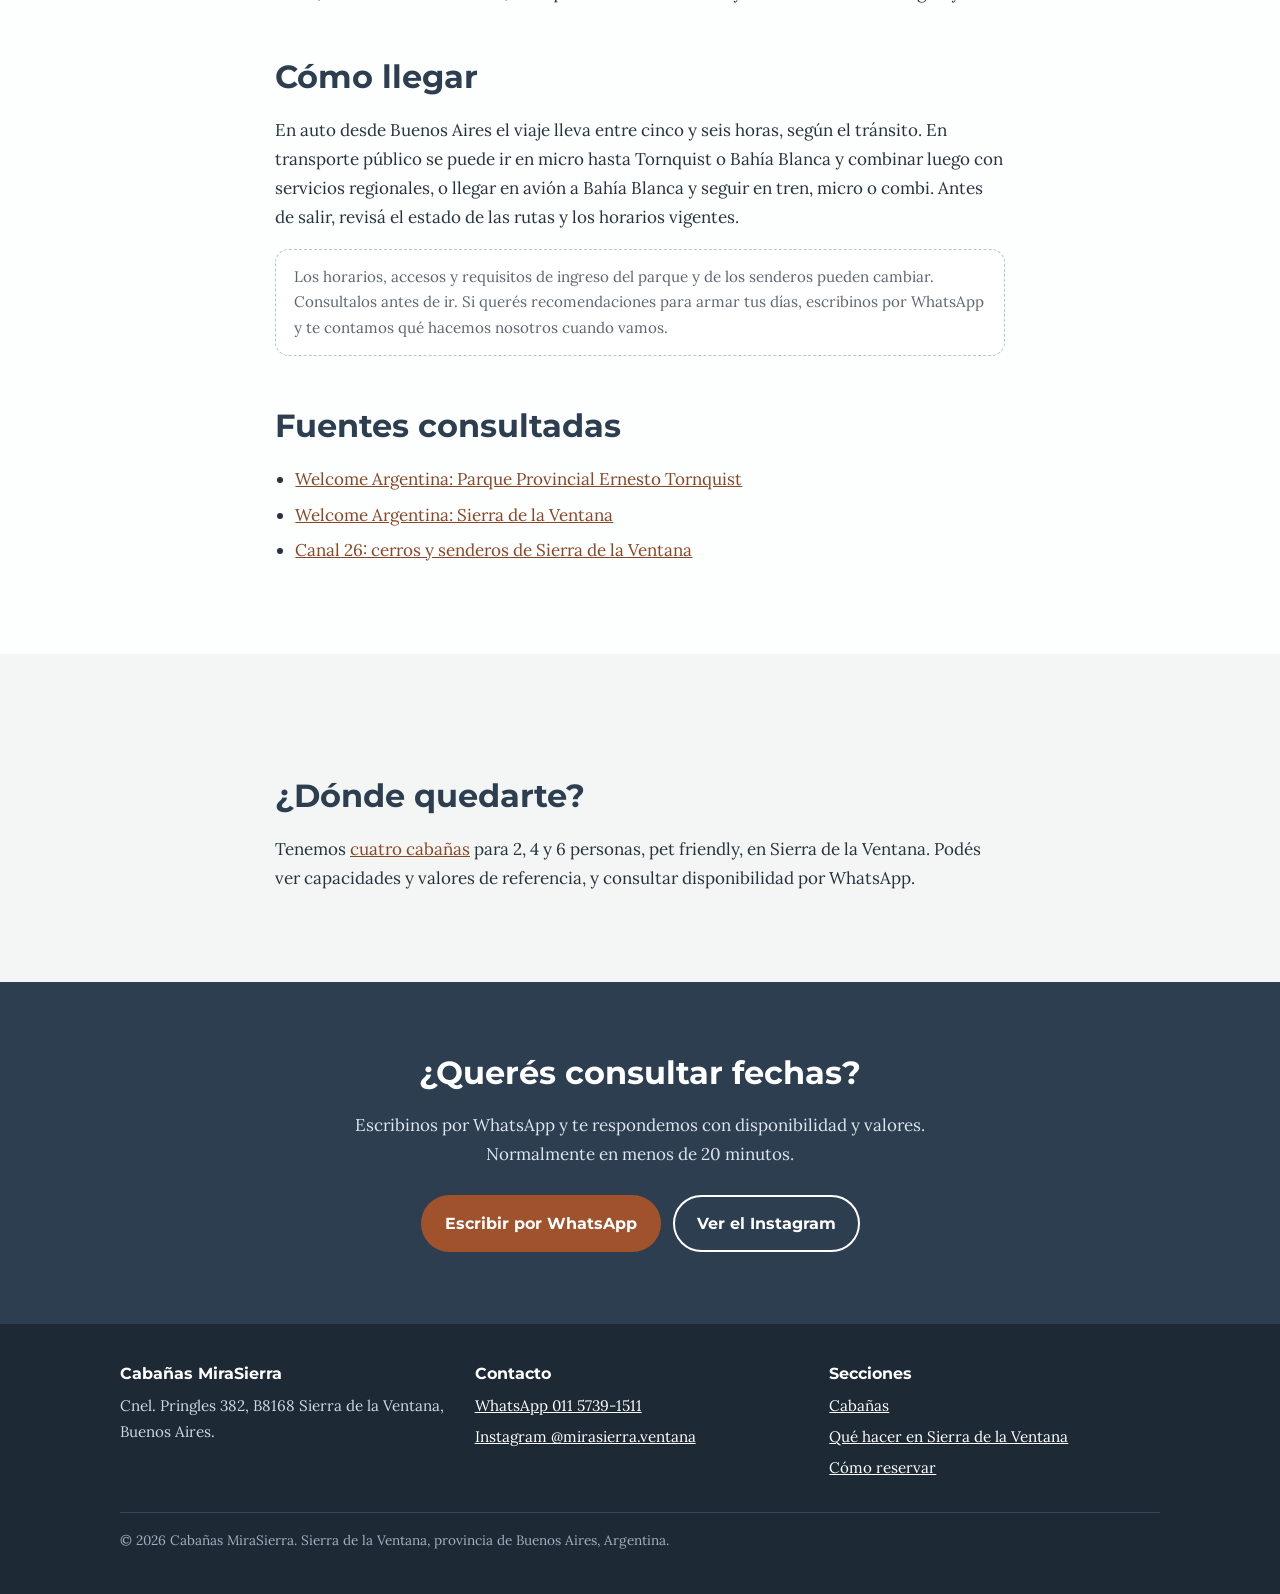
<file: que-hacer-en-sierra-de-la-ventana/index.html>
<!doctype html>
<html lang="es-AR">
<head>
<meta charset="utf-8">
<meta name="viewport" content="width=device-width,initial-scale=1">
<title>Qué hacer en Sierra de la Ventana: cerros, parque y paseos</title>
<meta name="description" content="Guía de Sierra de la Ventana: Cerro de la Ventana, Parque Tornquist, Cerro Bahía Blanca, arte rupestre, arroyos y cómo llegar desde Buenos Aires.">
<link rel="canonical" href="https://erikfosterar-arch.github.io/que-hacer-en-sierra-de-la-ventana/">
<link rel="icon" href="/favicon.svg" type="image/svg+xml">
<meta name="theme-color" content="#2C3E50">
<meta property="og:type" content="website">
<meta property="og:locale" content="es_AR">
<meta property="og:site_name" content="Cabañas MiraSierra">
<meta property="og:title" content="Qué hacer en Sierra de la Ventana: cerros, parque y paseos">
<meta property="og:description" content="Guía de Sierra de la Ventana: Cerro de la Ventana, Parque Tornquist, Cerro Bahía Blanca, arte rupestre, arroyos y cómo llegar desde Buenos Aires.">
<meta property="og:url" content="https://erikfosterar-arch.github.io/que-hacer-en-sierra-de-la-ventana/">
<link rel="preconnect" href="https://fonts.googleapis.com">
<link rel="preconnect" href="https://fonts.gstatic.com" crossorigin>
<link rel="stylesheet" href="https://fonts.googleapis.com/css2?family=Lora:wght@400;600&family=Montserrat:wght@500;600;700;800&display=swap">
<link rel="stylesheet" href="/css/style.css">
<script type="application/ld+json">{"@context":"https://schema.org","@type":"BreadcrumbList","itemListElement":[{"@type":"ListItem","position":1,"name":"Inicio","item":"https://erikfosterar-arch.github.io/"},{"@type":"ListItem","position":2,"name":"Qué hacer en Sierra de la Ventana","item":"https://erikfosterar-arch.github.io/que-hacer-en-sierra-de-la-ventana/"}]}</script>

<script async src="https://www.googletagmanager.com/gtag/js?id=G-RH05HQVR9J"></script>
<script>window.dataLayer=window.dataLayer||[];function gtag(){dataLayer.push(arguments)}gtag('js',new Date());gtag('config','G-RH05HQVR9J');
document.addEventListener('click',function(e){var a=e.target.closest&&e.target.closest('a[href*="wa.me"]');if(a){gtag('event','click_whatsapp',{link_url:a.href,page_path:location.pathname})}});</script>
</head>
<body>
<a class="skip" href="#contenido">Ir al contenido</a>
<header class="site-head">
  <div class="head-in">
    <a class="brand" href="/"><svg class="mark" viewBox="0 0 40 40" aria-hidden="true" focusable="false"><circle cx="29" cy="11" r="5" fill="#A0522D"/><polygon points="2,34 14,14 21,25 26,18 38,34" fill="#2C3E50"/></svg><span>MiraSierra<small>Cabañas · Sierra de la Ventana</small></span></a>
    <nav class="nav" aria-label="Principal"><a href="/">Inicio</a><a href="/cabanas/">Cabañas</a><a href="/que-hacer-en-sierra-de-la-ventana/" aria-current="page">Qué hacer</a><a href="/como-reservar/">Cómo reservar</a><a href="/contacto/">Contacto</a></nav>
  </div>
</header>
<main id="contenido">
<div class="hero small">
  <svg class="hero-art" viewBox="0 0 1200 420" preserveAspectRatio="xMidYMax slice" aria-hidden="true" focusable="false">
<defs><linearGradient id="sky" x1="0" y1="0" x2="0" y2="1"><stop offset="0" stop-color="#2C3E50"/><stop offset="1" stop-color="#4b6680"/></linearGradient></defs>
<rect width="1200" height="420" fill="url(#sky)"/>
<circle cx="940" cy="120" r="52" fill="#E8B58F" opacity=".92"/>
<polygon points="0,420 0,262 120,192 222,252 342,150 470,262 562,212 700,302 822,200 962,282 1082,212 1200,272 1200,420" fill="#3d5468"/>
<polygon points="0,420 0,322 142,252 262,312 402,232 522,322 652,272 782,342 922,282 1062,332 1200,292 1200,420" fill="#2f4a42"/>
<polygon points="0,420 0,372 182,322 322,367 482,322 642,377 802,337 982,382 1200,347 1200,420" fill="#21362f"/>
</svg>
  <div class="hero-in">
    <div class="crumbs"><a href="/">Inicio</a> › <span>Qué hacer en Sierra de la Ventana</span></div>
    
    <h1>Qué hacer en Sierra de la Ventana</h1>
    <p>Cerros, un parque provincial, arte rupestre, arroyos y paseos tranquilos. Una guía simple de los lugares más conocidos de la zona.</p>
    
  </div>
</div>
<section>
  <div class="wrap prose">
    <p class="lead">Sierra de la Ventana está en el sudoeste de la provincia de Buenos Aires, en el sistema serrano de Ventania. Hay propuestas para quienes quieren caminar fuerte y para quienes prefieren un día tranquilo.</p>

    <h2>Cerro de la Ventana</h2>
    <p>Es el cerro más conocido de la zona y le da nombre a la sierra: tiene una abertura natural cerca de la cima, de unos nueve metros. Mide 1.134 metros sobre el nivel del mar. Según las notas de turismo consultadas, la subida es de dificultad moderada a alta y lleva alrededor de seis horas entre ida y vuelta, así que conviene salir temprano y con agua.</p>

    <h2>Parque Provincial Ernesto Tornquist</h2>
    <p>Es una reserva natural creada en 1937 que protege más de 6.000 hectáreas. Allí están el Cerro de la Ventana y otros recorridos al pie del cerro, como la Garganta Olvidada, la Garganta del Diablo y los Piletones Naturales. También es un buen lugar para picnics y para observar aves: se registran más de 200 especies, además de mulitas, zorros y guanacos.</p>

    <h2>Cerro Bahía Blanca y arte rupestre</h2>
    <p>Desde la base del Cerro Bahía Blanca (739 metros) salen dos senderos autoguiados. El que sube al cerro lleva unas dos horas entre ida y vuelta, con ascenso moderado y la mejor vista panorámica. El sendero Claro y Oscuro lleva cerca de una hora y casi no exige esfuerzo. En la misma zona hay pinturas rupestres de pueblos originarios, de hace más de 1.500 años, que se visitan con guía.</p>

    <h2>Agua, arroyos y villas cercanas</h2>
    <p>El arroyo Sauce Grande y sus afluentes tienen lugares para nadar, pescar y hacer kayak. A poca distancia está Villa Ventana, con paseos tranquilos, artesanos, el Dique del Arroyo Belisario y el Sendero de la Rivera. Otros destinos de la comarca son el Cerro de la Cruz, Tres Picos, la Fuente del Bautismo, el Dique Paso de las Piedras y la localidad de Saldungaray.</p>

    <h2>Cómo llegar</h2>
    <p>En auto desde Buenos Aires el viaje lleva entre cinco y seis horas, según el tránsito. En transporte público se puede ir en micro hasta Tornquist o Bahía Blanca y combinar luego con servicios regionales, o llegar en avión a Bahía Blanca y seguir en tren, micro o combi. Antes de salir, revisá el estado de las rutas y los horarios vigentes.</p>

    <div class="note">Los horarios, accesos y requisitos de ingreso del parque y de los senderos pueden cambiar. Consultalos antes de ir. Si querés recomendaciones para armar tus días, escribinos por WhatsApp y te contamos qué hacemos nosotros cuando vamos.</div>

    <h2>Fuentes consultadas</h2>
    <ul>
      <li><a href="https://www.welcomeargentina.com/sierradelaventana/parque-provincial-ernesto-tornquist.html" rel="noopener">Welcome Argentina: Parque Provincial Ernesto Tornquist</a></li>
      <li><a href="https://www.welcomeargentina.com/sierradelaventana/" rel="noopener">Welcome Argentina: Sierra de la Ventana</a></li>
      <li><a href="https://www.canal26.com/turismo/2026/02/18/a-pocos-kilometros-de-caba-el-pueblito-con-cerros-imponentes-y-senderos-unicos-ideal-para-hacer-trekking/" rel="noopener">Canal 26: cerros y senderos de Sierra de la Ventana</a></li>
    </ul>
  </div>
</section>
<section class="alt">
  <div class="wrap prose">
    <h2>¿Dónde quedarte?</h2>
    <p>Tenemos <a href="/cabanas/">cuatro cabañas</a> para 2, 4 y 6 personas, pet friendly, en Sierra de la Ventana. Podés ver capacidades y valores de referencia, y consultar disponibilidad por WhatsApp.</p>
  </div>
</section>
<section class="band">
  <div class="wrap">
    <h2>¿Querés consultar fechas?</h2>
    <p>Escribinos por WhatsApp y te respondemos con disponibilidad y valores. Normalmente en menos de 20 minutos.</p>
    <div class="actions"><a class="btn btn-wa" href="https://wa.me/5491157391511?text=Hola%21%20Quer%C3%ADa%20consultar%20disponibilidad%20en%20las%20caba%C3%B1as.">Escribir por WhatsApp</a><a class="btn btn-ghost" href="https://www.instagram.com/mirasierra.ventana/" rel="noopener">Ver el Instagram</a></div>
  </div>
</section>
</main>
<footer class="site-foot">
  <div class="wrap">
    <div class="foot-grid">
      <div>
        <h2>Cabañas MiraSierra</h2>
        <p>Cnel. Pringles 382, B8168 Sierra de la Ventana, Buenos Aires.</p>
      </div>
      <div>
        <h2>Contacto</h2>
        <ul>
          <li><a href="https://wa.me/5491157391511?text=Hola%21%20Quer%C3%ADa%20consultar%20disponibilidad%20en%20las%20caba%C3%B1as.">WhatsApp 011 5739-1511</a></li>
          <li><a href="https://www.instagram.com/mirasierra.ventana/" rel="noopener">Instagram @mirasierra.ventana</a></li>
        </ul>
      </div>
      <div>
        <h2>Secciones</h2>
        <ul>
          <li><a href="/cabanas/">Cabañas</a></li>
          <li><a href="/que-hacer-en-sierra-de-la-ventana/">Qué hacer en Sierra de la Ventana</a></li>
          <li><a href="/como-reservar/">Cómo reservar</a></li>
        </ul>
      </div>
    </div>
    <p class="copy">© 2026 Cabañas MiraSierra. Sierra de la Ventana, provincia de Buenos Aires, Argentina.</p>
  </div>
</footer>
</body>
</html>
</file>
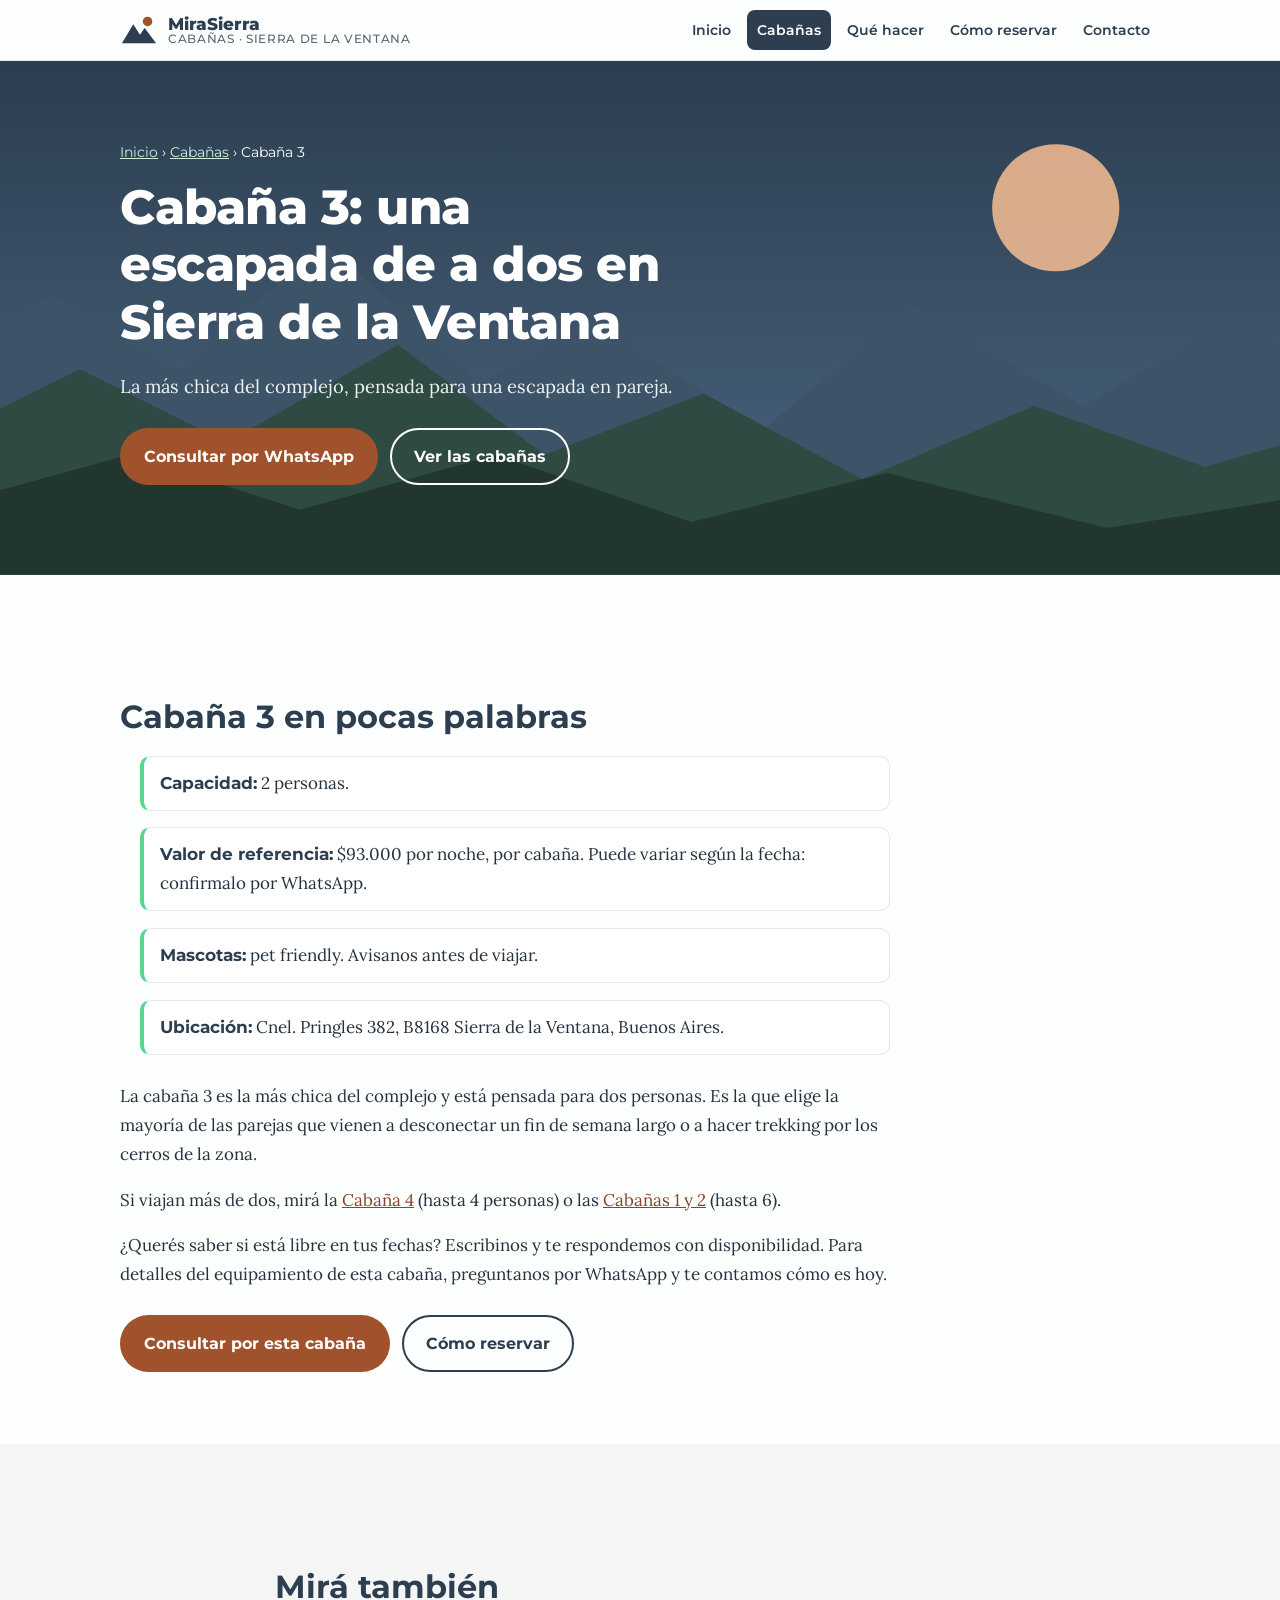
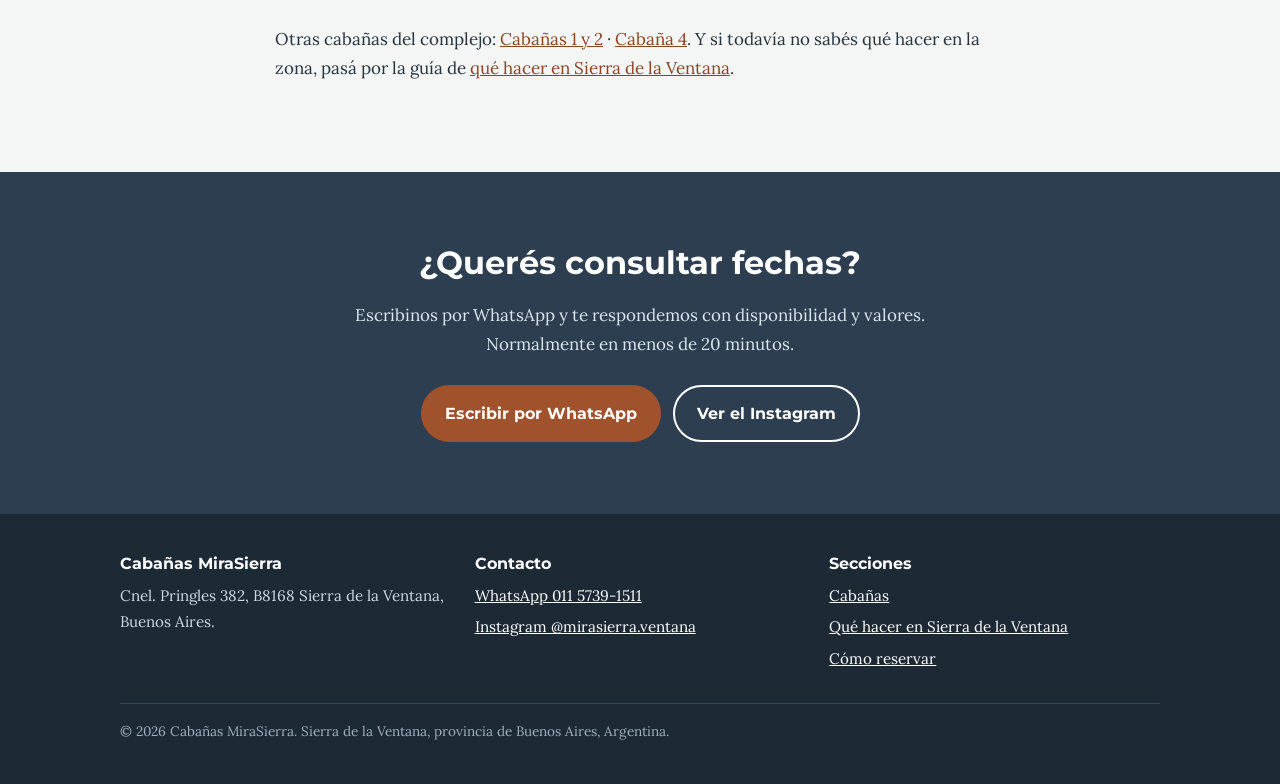
<file: cabanas/cabana-3/index.html>
<!doctype html>
<html lang="es-AR">
<head>
<meta charset="utf-8">
<meta name="viewport" content="width=device-width,initial-scale=1">
<title>Cabaña para 2 personas en Sierra de la Ventana | MiraSierra</title>
<meta name="description" content="Cabaña 3 para 2 personas en Sierra de la Ventana, ideal para una escapada en pareja. Pet friendly. Consultá disponibilidad por WhatsApp.">
<link rel="canonical" href="https://erikfosterar-arch.github.io/cabanas/cabana-3/">
<link rel="icon" href="/favicon.svg" type="image/svg+xml">
<meta name="theme-color" content="#2C3E50">
<meta property="og:type" content="website">
<meta property="og:locale" content="es_AR">
<meta property="og:site_name" content="Cabañas MiraSierra">
<meta property="og:title" content="Cabaña para 2 personas en Sierra de la Ventana | MiraSierra">
<meta property="og:description" content="Cabaña 3 para 2 personas en Sierra de la Ventana, ideal para una escapada en pareja. Pet friendly. Consultá disponibilidad por WhatsApp.">
<meta property="og:url" content="https://erikfosterar-arch.github.io/cabanas/cabana-3/">
<link rel="preconnect" href="https://fonts.googleapis.com">
<link rel="preconnect" href="https://fonts.gstatic.com" crossorigin>
<link rel="stylesheet" href="https://fonts.googleapis.com/css2?family=Lora:wght@400;600&family=Montserrat:wght@500;600;700;800&display=swap">
<link rel="stylesheet" href="/css/style.css">
<script type="application/ld+json">{"@context":"https://schema.org","@type":"BreadcrumbList","itemListElement":[{"@type":"ListItem","position":1,"name":"Inicio","item":"https://erikfosterar-arch.github.io/"},{"@type":"ListItem","position":2,"name":"Cabañas","item":"https://erikfosterar-arch.github.io/cabanas/"},{"@type":"ListItem","position":3,"name":"Cabaña 3","item":"https://erikfosterar-arch.github.io/cabanas/cabana-3/"}]}</script>

<script async src="https://www.googletagmanager.com/gtag/js?id=G-RH05HQVR9J"></script>
<script>window.dataLayer=window.dataLayer||[];function gtag(){dataLayer.push(arguments)}gtag('js',new Date());gtag('config','G-RH05HQVR9J');
document.addEventListener('click',function(e){var a=e.target.closest&&e.target.closest('a[href*="wa.me"]');if(a){gtag('event','click_whatsapp',{link_url:a.href,page_path:location.pathname})}});</script>
</head>
<body>
<a class="skip" href="#contenido">Ir al contenido</a>
<header class="site-head">
  <div class="head-in">
    <a class="brand" href="/"><svg class="mark" viewBox="0 0 40 40" aria-hidden="true" focusable="false"><circle cx="29" cy="11" r="5" fill="#A0522D"/><polygon points="2,34 14,14 21,25 26,18 38,34" fill="#2C3E50"/></svg><span>MiraSierra<small>Cabañas · Sierra de la Ventana</small></span></a>
    <nav class="nav" aria-label="Principal"><a href="/">Inicio</a><a href="/cabanas/" aria-current="page">Cabañas</a><a href="/que-hacer-en-sierra-de-la-ventana/">Qué hacer</a><a href="/como-reservar/">Cómo reservar</a><a href="/contacto/">Contacto</a></nav>
  </div>
</header>
<main id="contenido">
<div class="hero small">
  <svg class="hero-art" viewBox="0 0 1200 420" preserveAspectRatio="xMidYMax slice" aria-hidden="true" focusable="false">
<defs><linearGradient id="sky" x1="0" y1="0" x2="0" y2="1"><stop offset="0" stop-color="#2C3E50"/><stop offset="1" stop-color="#4b6680"/></linearGradient></defs>
<rect width="1200" height="420" fill="url(#sky)"/>
<circle cx="940" cy="120" r="52" fill="#E8B58F" opacity=".92"/>
<polygon points="0,420 0,262 120,192 222,252 342,150 470,262 562,212 700,302 822,200 962,282 1082,212 1200,272 1200,420" fill="#3d5468"/>
<polygon points="0,420 0,322 142,252 262,312 402,232 522,322 652,272 782,342 922,282 1062,332 1200,292 1200,420" fill="#2f4a42"/>
<polygon points="0,420 0,372 182,322 322,367 482,322 642,377 802,337 982,382 1200,347 1200,420" fill="#21362f"/>
</svg>
  <div class="hero-in">
    <div class="crumbs"><a href="/">Inicio</a> › <a href="/cabanas/">Cabañas</a> › <span>Cabaña 3</span></div>
    
    <h1>Cabaña 3: una escapada de a dos en Sierra de la Ventana</h1>
    <p>La más chica del complejo, pensada para una escapada en pareja.</p>
    <div class="actions"><a class="btn btn-wa" href="https://wa.me/5491157391511?text=Hola%21%20Quer%C3%ADa%20consultar%20disponibilidad%20en%20las%20caba%C3%B1as.">Consultar por WhatsApp</a><a class="btn btn-ghost" href="/cabanas/">Ver las cabañas</a></div>
  </div>
</div>
<section>
  <div class="wrap">
    <div class="prose">
      <h2>Cabaña 3 en pocas palabras</h2>
      <ul class="facts">
        <li><strong>Capacidad:</strong> 2 personas.</li>
        <li><strong>Valor de referencia:</strong> $93.000 por noche, por cabaña. Puede variar según la fecha: confirmalo por WhatsApp.</li>
        <li><strong>Mascotas:</strong> pet friendly. Avisanos antes de viajar.</li>
        <li><strong>Ubicación:</strong> Cnel. Pringles 382, B8168 Sierra de la Ventana, Buenos Aires.</li>
      </ul>
      <p>La cabaña 3 es la más chica del complejo y está pensada para dos personas. Es la que elige la mayoría de las parejas que vienen a desconectar un fin de semana largo o a hacer trekking por los cerros de la zona.</p>
      <p>Si viajan más de dos, mirá la <a href="/cabanas/cabana-4/">Cabaña 4</a> (hasta 4 personas) o las <a href="/cabanas/cabanas-1-y-2/">Cabañas 1 y 2</a> (hasta 6).</p>
      <p>¿Querés saber si está libre en tus fechas? Escribinos y te respondemos con disponibilidad. Para detalles del equipamiento de esta cabaña, preguntanos por WhatsApp y te contamos cómo es hoy.</p>
      <div class="actions"><a class="btn btn-wa" href="https://wa.me/5491157391511?text=Hola%21%20Quer%C3%ADa%20consultar%20disponibilidad%20en%20las%20caba%C3%B1as.">Consultar por esta cabaña</a><a class="btn btn-line" href="/como-reservar/">Cómo reservar</a></div>
    </div>
  </div>
</section>
<section class="alt">
  <div class="wrap prose">
    <h2>Mirá también</h2>
    <p>Otras cabañas del complejo: <a href="/cabanas/cabanas-1-y-2/">Cabañas 1 y 2</a> · <a href="/cabanas/cabana-4/">Cabaña 4</a>. Y si todavía no sabés qué hacer en la zona, pasá por la guía de <a href="/que-hacer-en-sierra-de-la-ventana/">qué hacer en Sierra de la Ventana</a>.</p>
  </div>
</section>
<section class="band">
  <div class="wrap">
    <h2>¿Querés consultar fechas?</h2>
    <p>Escribinos por WhatsApp y te respondemos con disponibilidad y valores. Normalmente en menos de 20 minutos.</p>
    <div class="actions"><a class="btn btn-wa" href="https://wa.me/5491157391511?text=Hola%21%20Quer%C3%ADa%20consultar%20disponibilidad%20en%20las%20caba%C3%B1as.">Escribir por WhatsApp</a><a class="btn btn-ghost" href="https://www.instagram.com/mirasierra.ventana/" rel="noopener">Ver el Instagram</a></div>
  </div>
</section>
</main>
<footer class="site-foot">
  <div class="wrap">
    <div class="foot-grid">
      <div>
        <h2>Cabañas MiraSierra</h2>
        <p>Cnel. Pringles 382, B8168 Sierra de la Ventana, Buenos Aires.</p>
      </div>
      <div>
        <h2>Contacto</h2>
        <ul>
          <li><a href="https://wa.me/5491157391511?text=Hola%21%20Quer%C3%ADa%20consultar%20disponibilidad%20en%20las%20caba%C3%B1as.">WhatsApp 011 5739-1511</a></li>
          <li><a href="https://www.instagram.com/mirasierra.ventana/" rel="noopener">Instagram @mirasierra.ventana</a></li>
        </ul>
      </div>
      <div>
        <h2>Secciones</h2>
        <ul>
          <li><a href="/cabanas/">Cabañas</a></li>
          <li><a href="/que-hacer-en-sierra-de-la-ventana/">Qué hacer en Sierra de la Ventana</a></li>
          <li><a href="/como-reservar/">Cómo reservar</a></li>
        </ul>
      </div>
    </div>
    <p class="copy">© 2026 Cabañas MiraSierra. Sierra de la Ventana, provincia de Buenos Aires, Argentina.</p>
  </div>
</footer>
</body>
</html>
</file>
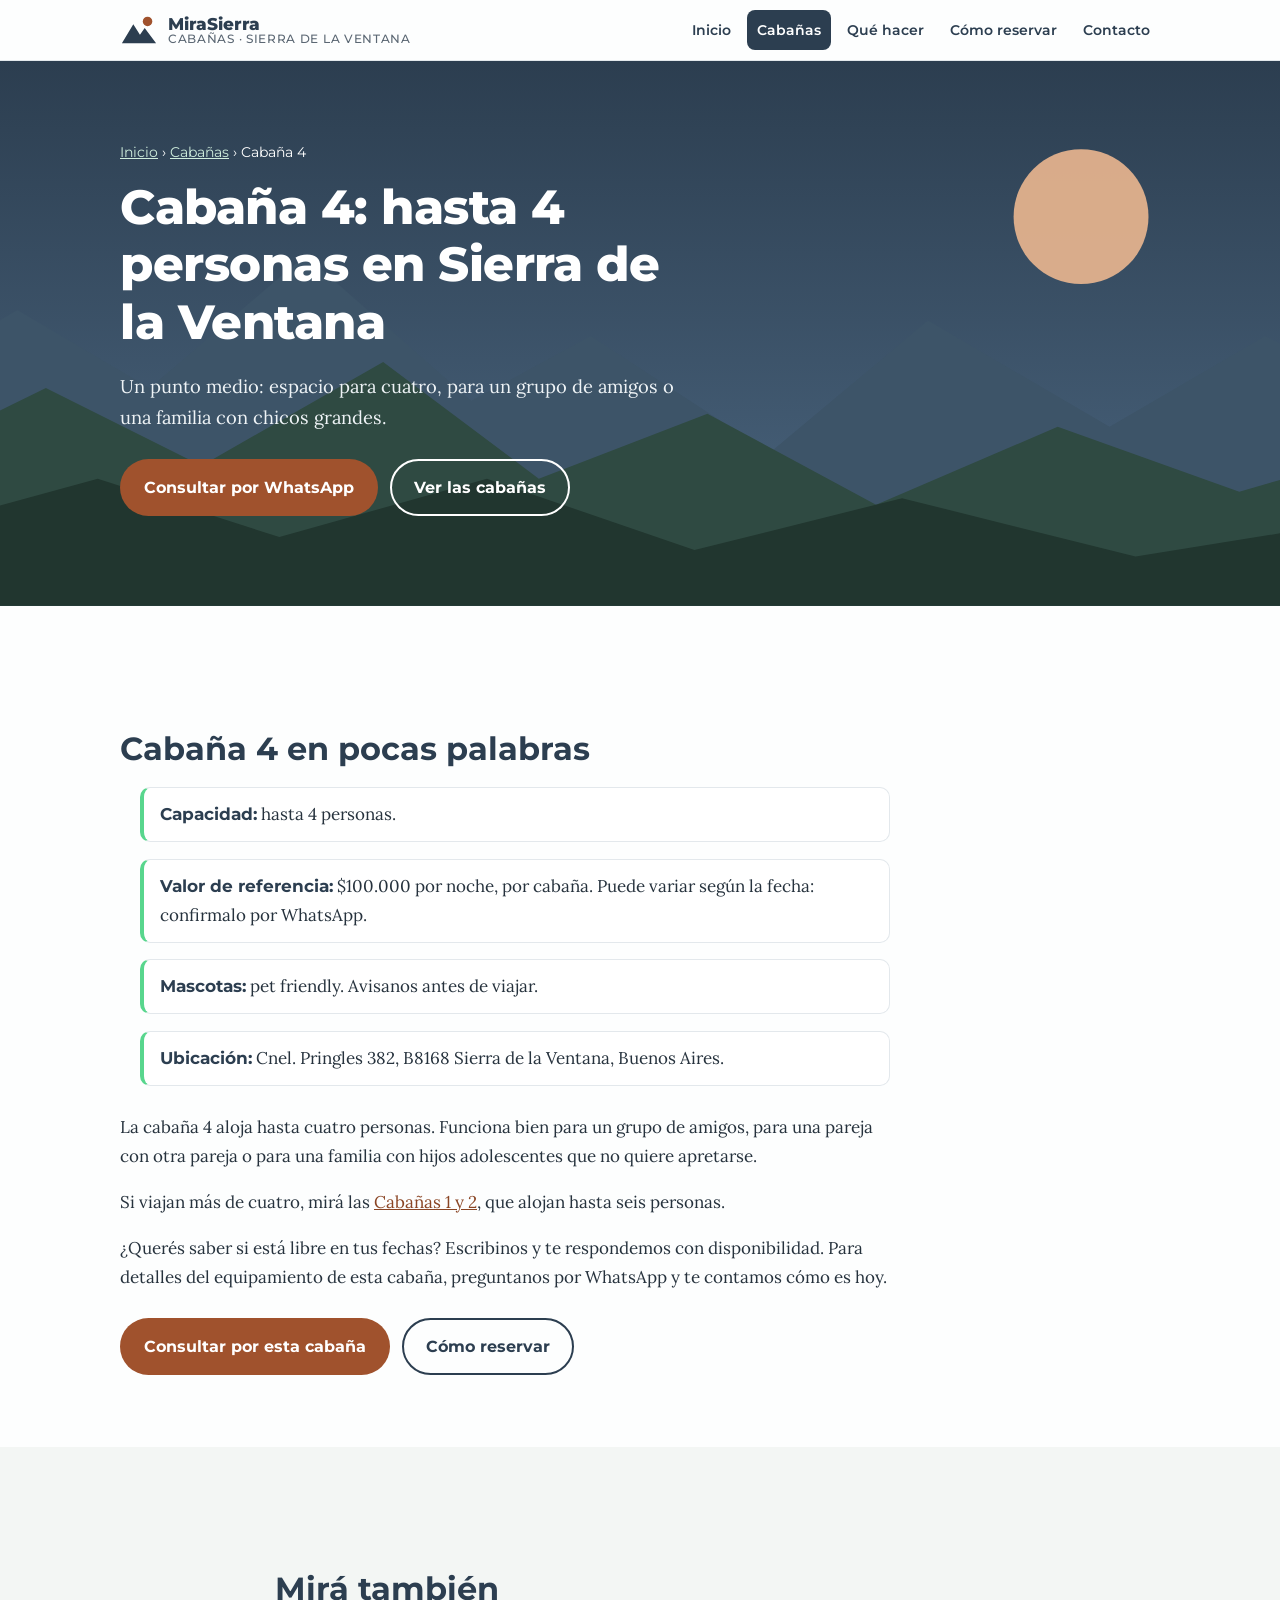
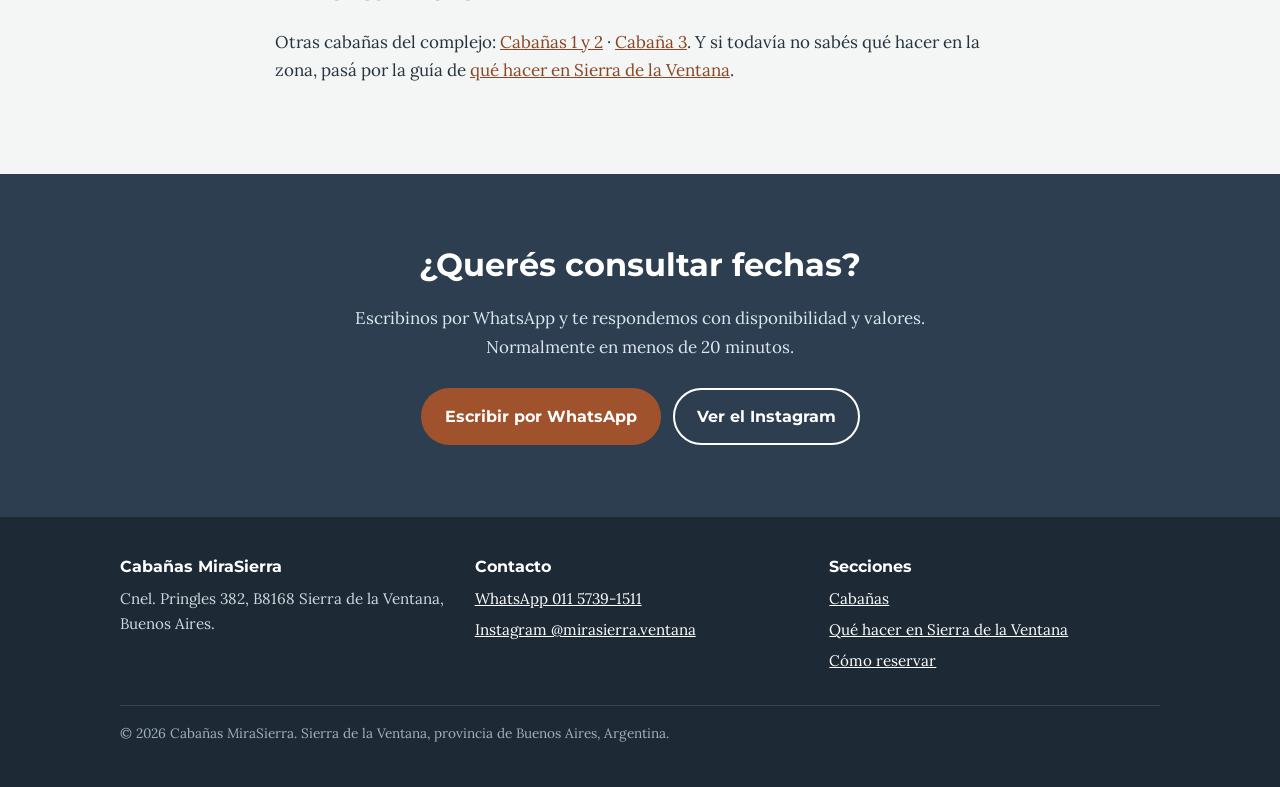
<file: cabanas/cabana-4/index.html>
<!doctype html>
<html lang="es-AR">
<head>
<meta charset="utf-8">
<meta name="viewport" content="width=device-width,initial-scale=1">
<title>Cabaña para 4 personas en Sierra de la Ventana | MiraSierra</title>
<meta name="description" content="Cabaña 4 para hasta 4 personas en Sierra de la Ventana. Para grupos de amigos o familias chicas. Pet friendly. Consultá por WhatsApp.">
<link rel="canonical" href="https://erikfosterar-arch.github.io/cabanas/cabana-4/">
<link rel="icon" href="/favicon.svg" type="image/svg+xml">
<meta name="theme-color" content="#2C3E50">
<meta property="og:type" content="website">
<meta property="og:locale" content="es_AR">
<meta property="og:site_name" content="Cabañas MiraSierra">
<meta property="og:title" content="Cabaña para 4 personas en Sierra de la Ventana | MiraSierra">
<meta property="og:description" content="Cabaña 4 para hasta 4 personas en Sierra de la Ventana. Para grupos de amigos o familias chicas. Pet friendly. Consultá por WhatsApp.">
<meta property="og:url" content="https://erikfosterar-arch.github.io/cabanas/cabana-4/">
<link rel="preconnect" href="https://fonts.googleapis.com">
<link rel="preconnect" href="https://fonts.gstatic.com" crossorigin>
<link rel="stylesheet" href="https://fonts.googleapis.com/css2?family=Lora:wght@400;600&family=Montserrat:wght@500;600;700;800&display=swap">
<link rel="stylesheet" href="/css/style.css">
<script type="application/ld+json">{"@context":"https://schema.org","@type":"BreadcrumbList","itemListElement":[{"@type":"ListItem","position":1,"name":"Inicio","item":"https://erikfosterar-arch.github.io/"},{"@type":"ListItem","position":2,"name":"Cabañas","item":"https://erikfosterar-arch.github.io/cabanas/"},{"@type":"ListItem","position":3,"name":"Cabaña 4","item":"https://erikfosterar-arch.github.io/cabanas/cabana-4/"}]}</script>

<script async src="https://www.googletagmanager.com/gtag/js?id=G-RH05HQVR9J"></script>
<script>window.dataLayer=window.dataLayer||[];function gtag(){dataLayer.push(arguments)}gtag('js',new Date());gtag('config','G-RH05HQVR9J');
document.addEventListener('click',function(e){var a=e.target.closest&&e.target.closest('a[href*="wa.me"]');if(a){gtag('event','click_whatsapp',{link_url:a.href,page_path:location.pathname})}});</script>
</head>
<body>
<a class="skip" href="#contenido">Ir al contenido</a>
<header class="site-head">
  <div class="head-in">
    <a class="brand" href="/"><svg class="mark" viewBox="0 0 40 40" aria-hidden="true" focusable="false"><circle cx="29" cy="11" r="5" fill="#A0522D"/><polygon points="2,34 14,14 21,25 26,18 38,34" fill="#2C3E50"/></svg><span>MiraSierra<small>Cabañas · Sierra de la Ventana</small></span></a>
    <nav class="nav" aria-label="Principal"><a href="/">Inicio</a><a href="/cabanas/" aria-current="page">Cabañas</a><a href="/que-hacer-en-sierra-de-la-ventana/">Qué hacer</a><a href="/como-reservar/">Cómo reservar</a><a href="/contacto/">Contacto</a></nav>
  </div>
</header>
<main id="contenido">
<div class="hero small">
  <svg class="hero-art" viewBox="0 0 1200 420" preserveAspectRatio="xMidYMax slice" aria-hidden="true" focusable="false">
<defs><linearGradient id="sky" x1="0" y1="0" x2="0" y2="1"><stop offset="0" stop-color="#2C3E50"/><stop offset="1" stop-color="#4b6680"/></linearGradient></defs>
<rect width="1200" height="420" fill="url(#sky)"/>
<circle cx="940" cy="120" r="52" fill="#E8B58F" opacity=".92"/>
<polygon points="0,420 0,262 120,192 222,252 342,150 470,262 562,212 700,302 822,200 962,282 1082,212 1200,272 1200,420" fill="#3d5468"/>
<polygon points="0,420 0,322 142,252 262,312 402,232 522,322 652,272 782,342 922,282 1062,332 1200,292 1200,420" fill="#2f4a42"/>
<polygon points="0,420 0,372 182,322 322,367 482,322 642,377 802,337 982,382 1200,347 1200,420" fill="#21362f"/>
</svg>
  <div class="hero-in">
    <div class="crumbs"><a href="/">Inicio</a> › <a href="/cabanas/">Cabañas</a> › <span>Cabaña 4</span></div>
    
    <h1>Cabaña 4: hasta 4 personas en Sierra de la Ventana</h1>
    <p>Un punto medio: espacio para cuatro, para un grupo de amigos o una familia con chicos grandes.</p>
    <div class="actions"><a class="btn btn-wa" href="https://wa.me/5491157391511?text=Hola%21%20Quer%C3%ADa%20consultar%20disponibilidad%20en%20las%20caba%C3%B1as.">Consultar por WhatsApp</a><a class="btn btn-ghost" href="/cabanas/">Ver las cabañas</a></div>
  </div>
</div>
<section>
  <div class="wrap">
    <div class="prose">
      <h2>Cabaña 4 en pocas palabras</h2>
      <ul class="facts">
        <li><strong>Capacidad:</strong> hasta 4 personas.</li>
        <li><strong>Valor de referencia:</strong> $100.000 por noche, por cabaña. Puede variar según la fecha: confirmalo por WhatsApp.</li>
        <li><strong>Mascotas:</strong> pet friendly. Avisanos antes de viajar.</li>
        <li><strong>Ubicación:</strong> Cnel. Pringles 382, B8168 Sierra de la Ventana, Buenos Aires.</li>
      </ul>
      <p>La cabaña 4 aloja hasta cuatro personas. Funciona bien para un grupo de amigos, para una pareja con otra pareja o para una familia con hijos adolescentes que no quiere apretarse.</p>
      <p>Si viajan más de cuatro, mirá las <a href="/cabanas/cabanas-1-y-2/">Cabañas 1 y 2</a>, que alojan hasta seis personas.</p>
      <p>¿Querés saber si está libre en tus fechas? Escribinos y te respondemos con disponibilidad. Para detalles del equipamiento de esta cabaña, preguntanos por WhatsApp y te contamos cómo es hoy.</p>
      <div class="actions"><a class="btn btn-wa" href="https://wa.me/5491157391511?text=Hola%21%20Quer%C3%ADa%20consultar%20disponibilidad%20en%20las%20caba%C3%B1as.">Consultar por esta cabaña</a><a class="btn btn-line" href="/como-reservar/">Cómo reservar</a></div>
    </div>
  </div>
</section>
<section class="alt">
  <div class="wrap prose">
    <h2>Mirá también</h2>
    <p>Otras cabañas del complejo: <a href="/cabanas/cabanas-1-y-2/">Cabañas 1 y 2</a> · <a href="/cabanas/cabana-3/">Cabaña 3</a>. Y si todavía no sabés qué hacer en la zona, pasá por la guía de <a href="/que-hacer-en-sierra-de-la-ventana/">qué hacer en Sierra de la Ventana</a>.</p>
  </div>
</section>
<section class="band">
  <div class="wrap">
    <h2>¿Querés consultar fechas?</h2>
    <p>Escribinos por WhatsApp y te respondemos con disponibilidad y valores. Normalmente en menos de 20 minutos.</p>
    <div class="actions"><a class="btn btn-wa" href="https://wa.me/5491157391511?text=Hola%21%20Quer%C3%ADa%20consultar%20disponibilidad%20en%20las%20caba%C3%B1as.">Escribir por WhatsApp</a><a class="btn btn-ghost" href="https://www.instagram.com/mirasierra.ventana/" rel="noopener">Ver el Instagram</a></div>
  </div>
</section>
</main>
<footer class="site-foot">
  <div class="wrap">
    <div class="foot-grid">
      <div>
        <h2>Cabañas MiraSierra</h2>
        <p>Cnel. Pringles 382, B8168 Sierra de la Ventana, Buenos Aires.</p>
      </div>
      <div>
        <h2>Contacto</h2>
        <ul>
          <li><a href="https://wa.me/5491157391511?text=Hola%21%20Quer%C3%ADa%20consultar%20disponibilidad%20en%20las%20caba%C3%B1as.">WhatsApp 011 5739-1511</a></li>
          <li><a href="https://www.instagram.com/mirasierra.ventana/" rel="noopener">Instagram @mirasierra.ventana</a></li>
        </ul>
      </div>
      <div>
        <h2>Secciones</h2>
        <ul>
          <li><a href="/cabanas/">Cabañas</a></li>
          <li><a href="/que-hacer-en-sierra-de-la-ventana/">Qué hacer en Sierra de la Ventana</a></li>
          <li><a href="/como-reservar/">Cómo reservar</a></li>
        </ul>
      </div>
    </div>
    <p class="copy">© 2026 Cabañas MiraSierra. Sierra de la Ventana, provincia de Buenos Aires, Argentina.</p>
  </div>
</footer>
</body>
</html>
</file>
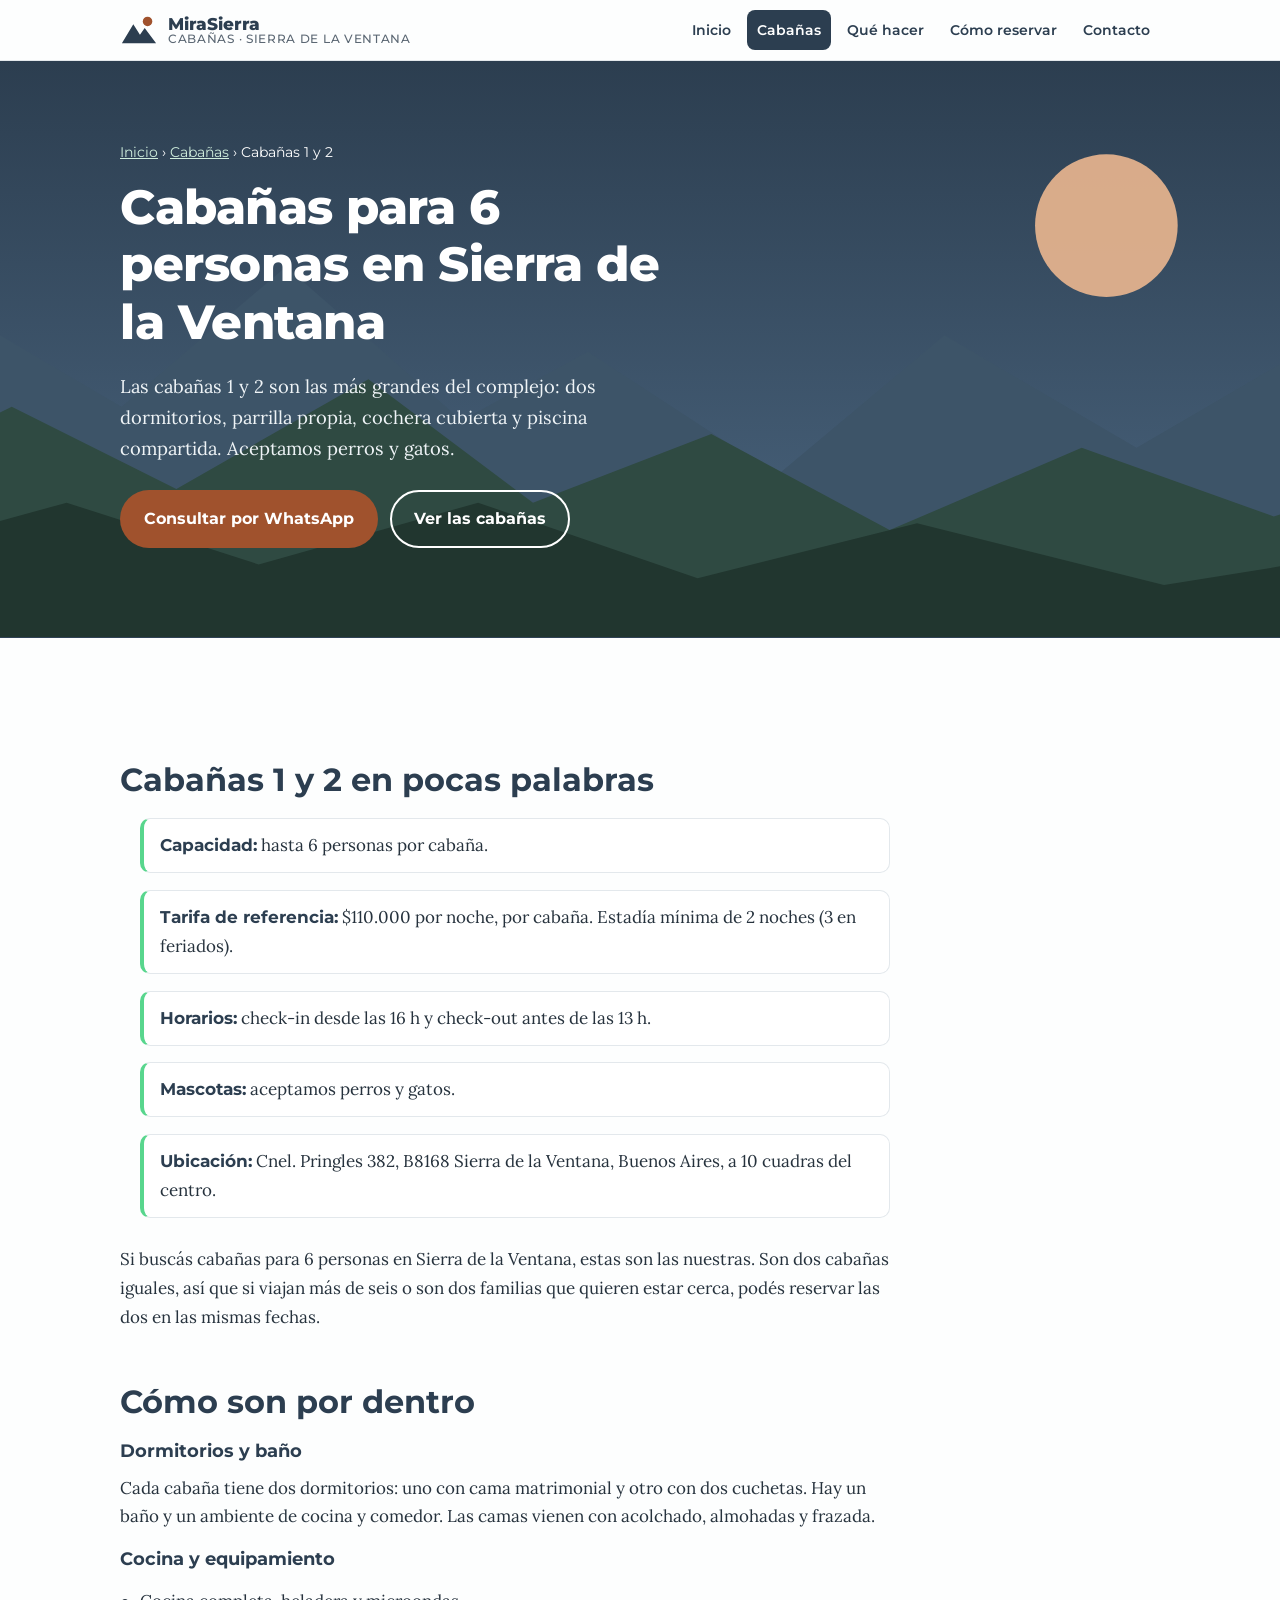
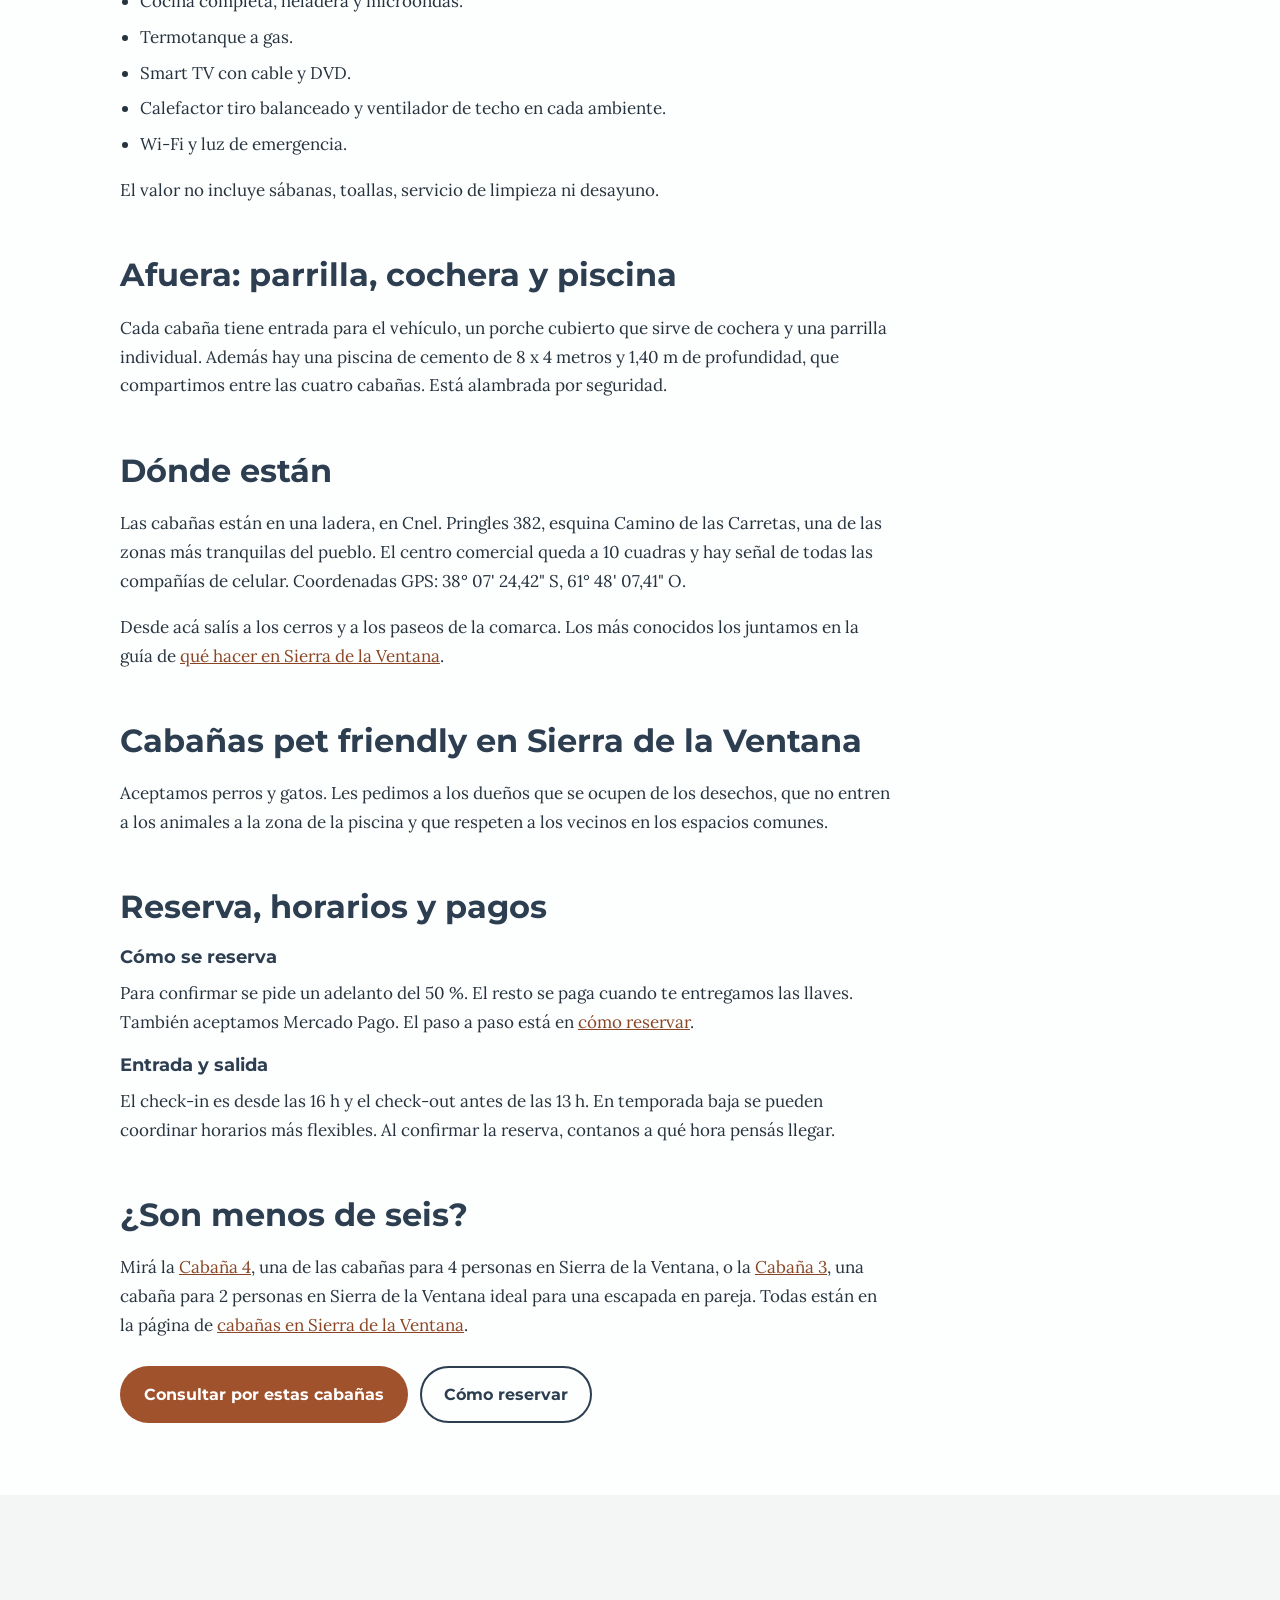
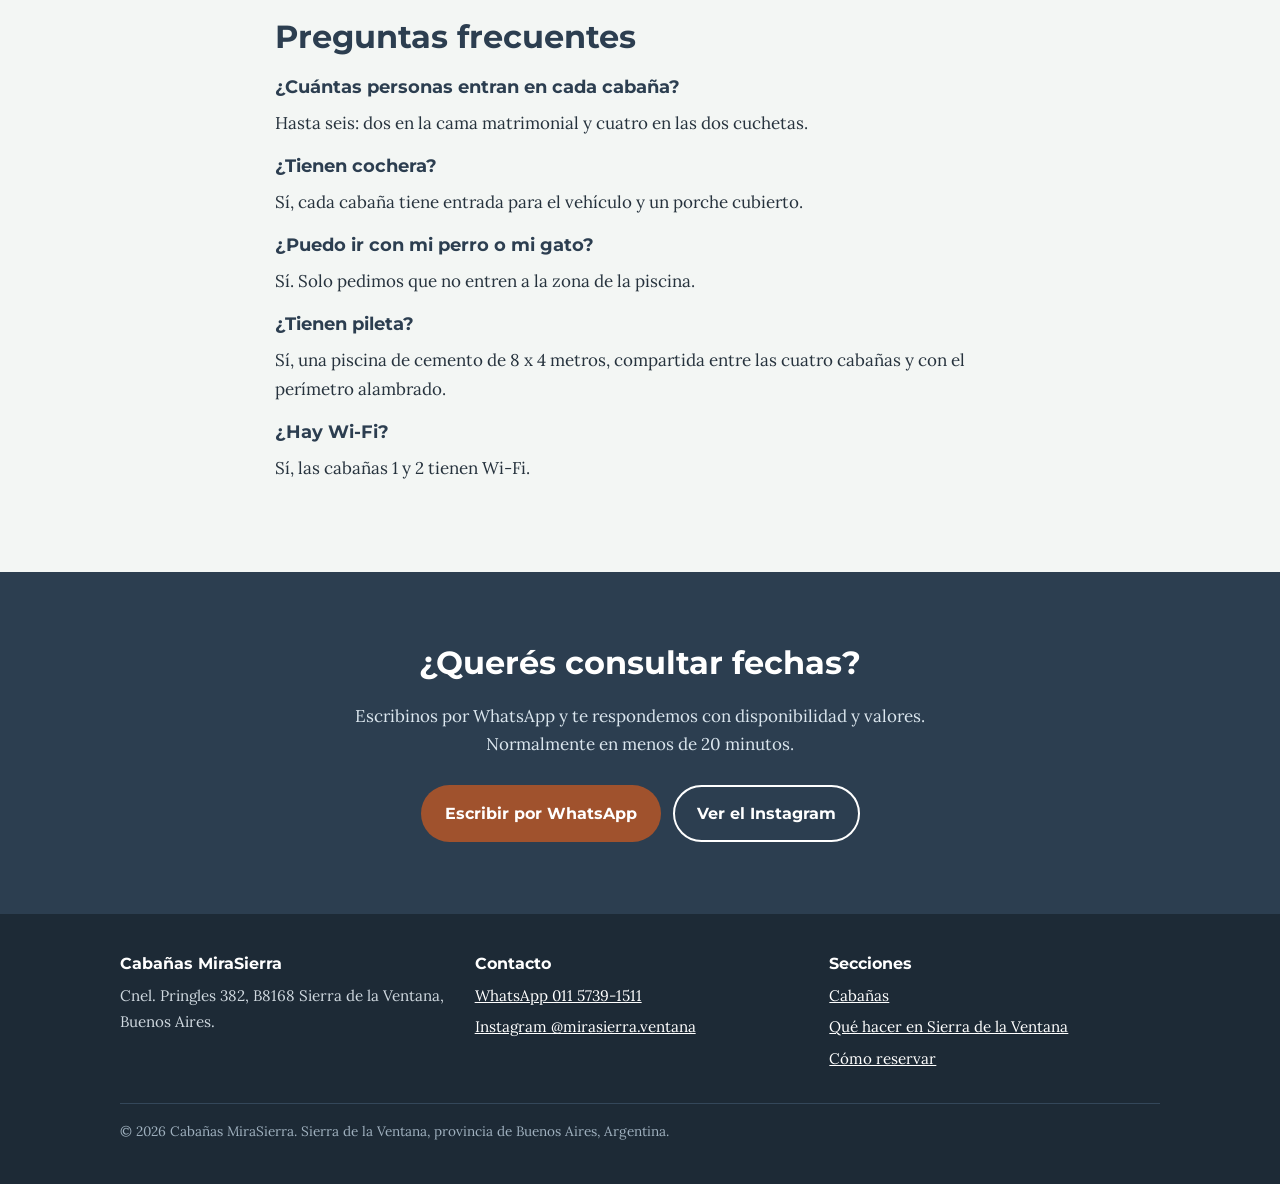
<file: cabanas/cabanas-1-y-2/index.html>
<!doctype html>
<html lang="es-AR">
<head>
<meta charset="utf-8">
<meta name="viewport" content="width=device-width,initial-scale=1">
<title>Cabañas para 6 personas en Sierra de la Ventana | MiraSierra</title>
<meta name="description" content="Cabañas para 6 personas en Sierra de la Ventana: 2 dormitorios, parrilla, cochera y piscina. Pet friendly. Consultá tarifas y fechas por WhatsApp.">
<link rel="canonical" href="https://erikfosterar-arch.github.io/cabanas/cabanas-1-y-2/">
<link rel="icon" href="/favicon.svg" type="image/svg+xml">
<meta name="theme-color" content="#2C3E50">
<meta property="og:type" content="website">
<meta property="og:locale" content="es_AR">
<meta property="og:site_name" content="Cabañas MiraSierra">
<meta property="og:title" content="Cabañas para 6 personas en Sierra de la Ventana | MiraSierra">
<meta property="og:description" content="Cabañas para 6 personas en Sierra de la Ventana: 2 dormitorios, parrilla, cochera y piscina. Pet friendly. Consultá tarifas y fechas por WhatsApp.">
<meta property="og:url" content="https://erikfosterar-arch.github.io/cabanas/cabanas-1-y-2/">
<link rel="preconnect" href="https://fonts.googleapis.com">
<link rel="preconnect" href="https://fonts.gstatic.com" crossorigin>
<link rel="stylesheet" href="https://fonts.googleapis.com/css2?family=Lora:wght@400;600&family=Montserrat:wght@500;600;700;800&display=swap">
<link rel="stylesheet" href="/css/style.css">
<script type="application/ld+json">{"@context":"https://schema.org","@type":"BreadcrumbList","itemListElement":[{"@type":"ListItem","position":1,"name":"Inicio","item":"https://erikfosterar-arch.github.io/"},{"@type":"ListItem","position":2,"name":"Cabañas","item":"https://erikfosterar-arch.github.io/cabanas/"},{"@type":"ListItem","position":3,"name":"Cabañas 1 y 2","item":"https://erikfosterar-arch.github.io/cabanas/cabanas-1-y-2/"}]}</script>
<script type="application/ld+json">{
"@context":"https://schema.org",
"@type":["LocalBusiness","LodgingBusiness"],
"name":"Cabañas MiraSierra",
"description":"Cabañas 1 y 2 para hasta 6 personas en Sierra de la Ventana: dos dormitorios, cocina equipada, parrilla, cochera cubierta y piscina compartida. Aceptan perros y gatos.",
"url":"https://erikfosterar-arch.github.io/cabanas/cabanas-1-y-2/",
"telephone":"011 5739-1511",
"address":{"@type":"PostalAddress","streetAddress":"Cnel. Pringles 382","postalCode":"B8168","addressLocality":"Sierra de la Ventana","addressRegion":"Buenos Aires","addressCountry":"AR"},
"geo":{"@type":"GeoCoordinates","latitude":-38.12345,"longitude":-61.80206},
"checkinTime":"16:00",
"checkoutTime":"13:00",
"petsAllowed":true,
"sameAs":["https://www.instagram.com/mirasierra.ventana/"]
}</script>
<script async src="https://www.googletagmanager.com/gtag/js?id=G-RH05HQVR9J"></script>
<script>window.dataLayer=window.dataLayer||[];function gtag(){dataLayer.push(arguments)}gtag('js',new Date());gtag('config','G-RH05HQVR9J');
document.addEventListener('click',function(e){var a=e.target.closest&&e.target.closest('a[href*="wa.me"]');if(a){gtag('event','click_whatsapp',{link_url:a.href,page_path:location.pathname})}});</script>
</head>
<body>
<a class="skip" href="#contenido">Ir al contenido</a>
<header class="site-head">
  <div class="head-in">
    <a class="brand" href="/"><svg class="mark" viewBox="0 0 40 40" aria-hidden="true" focusable="false"><circle cx="29" cy="11" r="5" fill="#A0522D"/><polygon points="2,34 14,14 21,25 26,18 38,34" fill="#2C3E50"/></svg><span>MiraSierra<small>Cabañas · Sierra de la Ventana</small></span></a>
    <nav class="nav" aria-label="Principal"><a href="/">Inicio</a><a href="/cabanas/" aria-current="page">Cabañas</a><a href="/que-hacer-en-sierra-de-la-ventana/">Qué hacer</a><a href="/como-reservar/">Cómo reservar</a><a href="/contacto/">Contacto</a></nav>
  </div>
</header>
<main id="contenido">
<div class="hero small">
  <svg class="hero-art" viewBox="0 0 1200 420" preserveAspectRatio="xMidYMax slice" aria-hidden="true" focusable="false">
<defs><linearGradient id="sky" x1="0" y1="0" x2="0" y2="1"><stop offset="0" stop-color="#2C3E50"/><stop offset="1" stop-color="#4b6680"/></linearGradient></defs>
<rect width="1200" height="420" fill="url(#sky)"/>
<circle cx="940" cy="120" r="52" fill="#E8B58F" opacity=".92"/>
<polygon points="0,420 0,262 120,192 222,252 342,150 470,262 562,212 700,302 822,200 962,282 1082,212 1200,272 1200,420" fill="#3d5468"/>
<polygon points="0,420 0,322 142,252 262,312 402,232 522,322 652,272 782,342 922,282 1062,332 1200,292 1200,420" fill="#2f4a42"/>
<polygon points="0,420 0,372 182,322 322,367 482,322 642,377 802,337 982,382 1200,347 1200,420" fill="#21362f"/>
</svg>
  <div class="hero-in">
    <div class="crumbs"><a href="/">Inicio</a> › <a href="/cabanas/">Cabañas</a> › <span>Cabañas 1 y 2</span></div>
    
    <h1>Cabañas para 6 personas en Sierra de la Ventana</h1>
    <p>Las cabañas 1 y 2 son las más grandes del complejo: dos dormitorios, parrilla propia, cochera cubierta y piscina compartida. Aceptamos perros y gatos.</p>
    <div class="actions"><a class="btn btn-wa" href="https://wa.me/5491157391511?text=Hola%21%20Quer%C3%ADa%20consultar%20disponibilidad%20en%20las%20caba%C3%B1as.">Consultar por WhatsApp</a><a class="btn btn-ghost" href="/cabanas/">Ver las cabañas</a></div>
  </div>
</div>
<section>
  <div class="wrap">
    <div class="prose">
      <h2>Cabañas 1 y 2 en pocas palabras</h2>
      <ul class="facts">
        <li><strong>Capacidad:</strong> hasta 6 personas por cabaña.</li>
        <li><strong>Tarifa de referencia:</strong> $110.000 por noche, por cabaña. Estadía mínima de 2 noches (3 en feriados).</li>
        <li><strong>Horarios:</strong> check-in desde las 16 h y check-out antes de las 13 h.</li>
        <li><strong>Mascotas:</strong> aceptamos perros y gatos.</li>
        <li><strong>Ubicación:</strong> Cnel. Pringles 382, B8168 Sierra de la Ventana, Buenos Aires, a 10 cuadras del centro.</li>
      </ul>
      <p>Si buscás cabañas para 6 personas en Sierra de la Ventana, estas son las nuestras. Son dos cabañas iguales, así que si viajan más de seis o son dos familias que quieren estar cerca, podés reservar las dos en las mismas fechas.</p>

      <h2>Cómo son por dentro</h2>
      <h3>Dormitorios y baño</h3>
      <p>Cada cabaña tiene dos dormitorios: uno con cama matrimonial y otro con dos cuchetas. Hay un baño y un ambiente de cocina y comedor. Las camas vienen con acolchado, almohadas y frazada.</p>
      <h3>Cocina y equipamiento</h3>
      <ul>
        <li>Cocina completa, heladera y microondas.</li>
        <li>Termotanque a gas.</li>
        <li>Smart TV con cable y DVD.</li>
        <li>Calefactor tiro balanceado y ventilador de techo en cada ambiente.</li>
        <li>Wi-Fi y luz de emergencia.</li>
      </ul>
      <p>El valor no incluye sábanas, toallas, servicio de limpieza ni desayuno.</p>

      <h2>Afuera: parrilla, cochera y piscina</h2>
      <p>Cada cabaña tiene entrada para el vehículo, un porche cubierto que sirve de cochera y una parrilla individual. Además hay una piscina de cemento de 8 x 4 metros y 1,40 m de profundidad, que compartimos entre las cuatro cabañas. Está alambrada por seguridad.</p>

      <h2>Dónde están</h2>
      <p>Las cabañas están en una ladera, en Cnel. Pringles 382, esquina Camino de las Carretas, una de las zonas más tranquilas del pueblo. El centro comercial queda a 10 cuadras y hay señal de todas las compañías de celular. Coordenadas GPS: 38° 07' 24,42" S, 61° 48' 07,41" O.</p>
      <p>Desde acá salís a los cerros y a los paseos de la comarca. Los más conocidos los juntamos en la guía de <a href="/que-hacer-en-sierra-de-la-ventana/">qué hacer en Sierra de la Ventana</a>.</p>

      <h2>Cabañas pet friendly en Sierra de la Ventana</h2>
      <p>Aceptamos perros y gatos. Les pedimos a los dueños que se ocupen de los desechos, que no entren a los animales a la zona de la piscina y que respeten a los vecinos en los espacios comunes.</p>

      <h2>Reserva, horarios y pagos</h2>
      <h3>Cómo se reserva</h3>
      <p>Para confirmar se pide un adelanto del 50 %. El resto se paga cuando te entregamos las llaves. También aceptamos Mercado Pago. El paso a paso está en <a href="/como-reservar/">cómo reservar</a>.</p>
      <h3>Entrada y salida</h3>
      <p>El check-in es desde las 16 h y el check-out antes de las 13 h. En temporada baja se pueden coordinar horarios más flexibles. Al confirmar la reserva, contanos a qué hora pensás llegar.</p>

      <h2>¿Son menos de seis?</h2>
      <p>Mirá la <a href="/cabanas/cabana-4/">Cabaña 4</a>, una de las cabañas para 4 personas en Sierra de la Ventana, o la <a href="/cabanas/cabana-3/">Cabaña 3</a>, una cabaña para 2 personas en Sierra de la Ventana ideal para una escapada en pareja. Todas están en la página de <a href="/cabanas/">cabañas en Sierra de la Ventana</a>.</p>

      <div class="actions"><a class="btn btn-wa" href="https://wa.me/5491157391511?text=Hola%21%20Quer%C3%ADa%20consultar%20disponibilidad%20en%20las%20caba%C3%B1as.">Consultar por estas cabañas</a><a class="btn btn-line" href="/como-reservar/">Cómo reservar</a></div>
    </div>
  </div>
</section>
<section class="alt">
  <div class="wrap prose">
    <h2>Preguntas frecuentes</h2>
    <h3>¿Cuántas personas entran en cada cabaña?</h3>
    <p>Hasta seis: dos en la cama matrimonial y cuatro en las dos cuchetas.</p>
    <h3>¿Tienen cochera?</h3>
    <p>Sí, cada cabaña tiene entrada para el vehículo y un porche cubierto.</p>
    <h3>¿Puedo ir con mi perro o mi gato?</h3>
    <p>Sí. Solo pedimos que no entren a la zona de la piscina.</p>
    <h3>¿Tienen pileta?</h3>
    <p>Sí, una piscina de cemento de 8 x 4 metros, compartida entre las cuatro cabañas y con el perímetro alambrado.</p>
    <h3>¿Hay Wi-Fi?</h3>
    <p>Sí, las cabañas 1 y 2 tienen Wi-Fi.</p>
  </div>
</section>
<section class="band">
  <div class="wrap">
    <h2>¿Querés consultar fechas?</h2>
    <p>Escribinos por WhatsApp y te respondemos con disponibilidad y valores. Normalmente en menos de 20 minutos.</p>
    <div class="actions"><a class="btn btn-wa" href="https://wa.me/5491157391511?text=Hola%21%20Quer%C3%ADa%20consultar%20disponibilidad%20en%20las%20caba%C3%B1as.">Escribir por WhatsApp</a><a class="btn btn-ghost" href="https://www.instagram.com/mirasierra.ventana/" rel="noopener">Ver el Instagram</a></div>
  </div>
</section>
</main>
<footer class="site-foot">
  <div class="wrap">
    <div class="foot-grid">
      <div>
        <h2>Cabañas MiraSierra</h2>
        <p>Cnel. Pringles 382, B8168 Sierra de la Ventana, Buenos Aires.</p>
      </div>
      <div>
        <h2>Contacto</h2>
        <ul>
          <li><a href="https://wa.me/5491157391511?text=Hola%21%20Quer%C3%ADa%20consultar%20disponibilidad%20en%20las%20caba%C3%B1as.">WhatsApp 011 5739-1511</a></li>
          <li><a href="https://www.instagram.com/mirasierra.ventana/" rel="noopener">Instagram @mirasierra.ventana</a></li>
        </ul>
      </div>
      <div>
        <h2>Secciones</h2>
        <ul>
          <li><a href="/cabanas/">Cabañas</a></li>
          <li><a href="/que-hacer-en-sierra-de-la-ventana/">Qué hacer en Sierra de la Ventana</a></li>
          <li><a href="/como-reservar/">Cómo reservar</a></li>
        </ul>
      </div>
    </div>
    <p class="copy">© 2026 Cabañas MiraSierra. Sierra de la Ventana, provincia de Buenos Aires, Argentina.</p>
  </div>
</footer>
</body>
</html>
</file>
<file: css/style.css>
:root{
  --azul:#2C3E50; --tierra:#A0522D; --tierra-osc:#8a4524; --blanco:#FDFEFE; --pino:#58D68D;
  --texto:#26323d; --suave:#5b6773; --linea:#e3e8ec; --fondo2:#f3f6f4;
  --radio:14px; --ancho:1080px;
}
*{box-sizing:border-box}
html{scroll-behavior:smooth}
body{margin:0;background:var(--blanco);color:var(--texto);font-family:'Lora',Georgia,'Times New Roman',serif;font-size:1.0625rem;line-height:1.7;-webkit-text-size-adjust:100%}
h1,h2,h3,.nav a,.btn,.kicker,.brand{font-family:'Montserrat','Segoe UI',Arial,sans-serif}
h1,h2,h3{color:var(--azul);line-height:1.2;margin:0 0 .6em}
h1{font-size:clamp(1.9rem,5vw,3rem);font-weight:800;letter-spacing:-.01em}
h2{font-size:clamp(1.45rem,3.2vw,2rem);font-weight:700;margin-top:0}
h3{font-size:1.15rem;font-weight:700}
p{margin:0 0 1em}
a{color:var(--tierra-osc)}
a:hover{color:var(--azul)}
:focus-visible{outline:3px solid var(--azul);outline-offset:3px;border-radius:4px}
.wrap{max-width:var(--ancho);margin:0 auto;padding:0 20px}
.skip{position:absolute;left:-999px;top:0;background:var(--azul);color:#fff;padding:10px 14px;z-index:20}
.skip:focus{left:8px;top:8px}

/* Cabecera */
.site-head{position:sticky;top:0;z-index:10;background:rgba(253,254,254,.96);backdrop-filter:saturate(1.2) blur(6px);border-bottom:1px solid var(--linea)}
.head-in{display:flex;align-items:center;justify-content:space-between;gap:12px 24px;flex-wrap:wrap;padding:10px 20px;max-width:var(--ancho);margin:0 auto}
.brand{display:flex;align-items:center;gap:10px;text-decoration:none;color:var(--azul);font-weight:800;line-height:1.1}
.brand small{display:block;font-weight:500;font-size:.72rem;letter-spacing:.06em;text-transform:uppercase;color:var(--suave)}
.mark{width:38px;height:38px;flex:none}
.nav{display:flex;flex-wrap:wrap;gap:2px 6px}
.nav a{display:inline-block;text-decoration:none;color:var(--azul);font-weight:600;font-size:.9rem;padding:8px 10px;border-radius:8px}
.nav a:hover{background:var(--fondo2)}
.nav a[aria-current="page"]{background:var(--azul);color:#fff}

/* Hero */
.hero{position:relative;color:#fff;overflow:hidden;background:var(--azul)}
.hero-art{position:absolute;inset:0;width:100%;height:100%}
.hero-in{position:relative;padding:clamp(56px,11vw,120px) 20px clamp(64px,12vw,130px);max-width:var(--ancho);margin:0 auto}
.hero h1{color:#fff;max-width:18ch;margin-bottom:.4em}
.hero p{max-width:52ch;font-size:1.15rem;color:#eef3f6}
.hero.small .hero-in{padding:clamp(40px,8vw,80px) 20px clamp(44px,9vw,90px)}
.kicker{display:inline-block;font-size:.78rem;font-weight:700;letter-spacing:.12em;text-transform:uppercase;color:#cfeedd;margin-bottom:14px}

/* Botones */
.btn{display:inline-block;text-decoration:none;font-weight:700;font-size:1rem;padding:13px 22px;border-radius:999px;border:2px solid transparent;transition:background .15s,color .15s}
.btn-wa{background:var(--tierra);color:#fff}
.btn-wa:hover{background:var(--tierra-osc);color:#fff}
.btn-ghost{border-color:#fff;color:#fff}
.btn-ghost:hover{background:#fff;color:var(--azul)}
.btn-line{border-color:var(--azul);color:var(--azul)}
.btn-line:hover{background:var(--azul);color:#fff}
.actions{display:flex;flex-wrap:wrap;gap:12px;margin-top:26px}

/* Secciones */
section{padding:clamp(40px,7vw,72px) 0}
section.alt{background:var(--fondo2)}
.lead{font-size:1.15rem;color:var(--suave);max-width:62ch}
.grid{display:grid;gap:20px;grid-template-columns:repeat(auto-fit,minmax(250px,1fr))}
.grid.g4{grid-template-columns:repeat(auto-fit,minmax(215px,1fr))}
.card{background:#fff;border:1px solid var(--linea);border-top:4px solid var(--pino);border-radius:var(--radio);padding:22px 22px 20px;display:flex;flex-direction:column}
.card p{color:var(--suave);margin-bottom:.8em}
.card .btn{margin-top:auto;align-self:flex-start}
.price{font-family:'Montserrat',Arial,sans-serif;font-weight:800;color:var(--azul);font-size:1.35rem;margin:.2em 0 .6em}
.price small{font-weight:500;font-size:.85rem;color:var(--suave)}
.facts{list-style:none;padding:0;margin:0 0 1.2em;display:grid;gap:10px}
.facts li{padding:12px 16px;border:1px solid var(--linea);border-left:4px solid var(--pino);border-radius:10px;background:#fff}
.facts strong{font-family:'Montserrat',Arial,sans-serif;color:var(--azul)}
.prose{max-width:70ch}
.prose h2{margin-top:1.6em}
.prose ul{padding-left:1.2em}
.prose li{margin-bottom:.4em}
.note{background:#fff;border:1px dashed #b9c4cc;border-radius:var(--radio);padding:14px 18px;color:var(--suave);font-size:.95rem}
details{border:1px solid var(--linea);border-radius:12px;padding:0 18px;margin-bottom:12px;background:#fff}
summary{cursor:pointer;font-family:'Montserrat',Arial,sans-serif;font-weight:700;color:var(--azul);padding:16px 0;list-style:none}
summary::-webkit-details-marker{display:none}
summary::after{content:"+";float:right;font-size:1.3rem;line-height:1}
details[open] summary::after{content:"\2212"}
details p{color:var(--suave)}
.crumbs{font-family:'Montserrat',Arial,sans-serif;font-size:.85rem;margin-bottom:14px}
.crumbs a{color:#cfeedd}
.crumbs span{color:#fff}
.band{background:var(--azul);color:#fff;text-align:center}
.band h2{color:#fff}
.band p{color:#dbe6ee;max-width:56ch;margin:0 auto 1.2em}
.band .actions{justify-content:center}

/* Pie */
.site-foot{background:#1d2a36;color:#cfd8df;padding:40px 0 28px;font-size:.95rem}
.site-foot a{color:#fff}
.foot-grid{display:grid;gap:24px;grid-template-columns:repeat(auto-fit,minmax(220px,1fr))}
.site-foot h2{color:#fff;font-size:1rem;margin-bottom:.6em}
.site-foot ul{list-style:none;margin:0;padding:0}
.site-foot li{margin-bottom:.35em}
.copy{border-top:1px solid #34475a;margin-top:26px;padding-top:16px;font-size:.85rem;color:#9fb0be}

@media (max-width:560px){
  .head-in{padding:8px 14px}
  .nav a{padding:7px 9px;font-size:.86rem}
  body{font-size:1rem}
}
@media (prefers-reduced-motion:reduce){html{scroll-behavior:auto}.btn{transition:none}}
</file>
